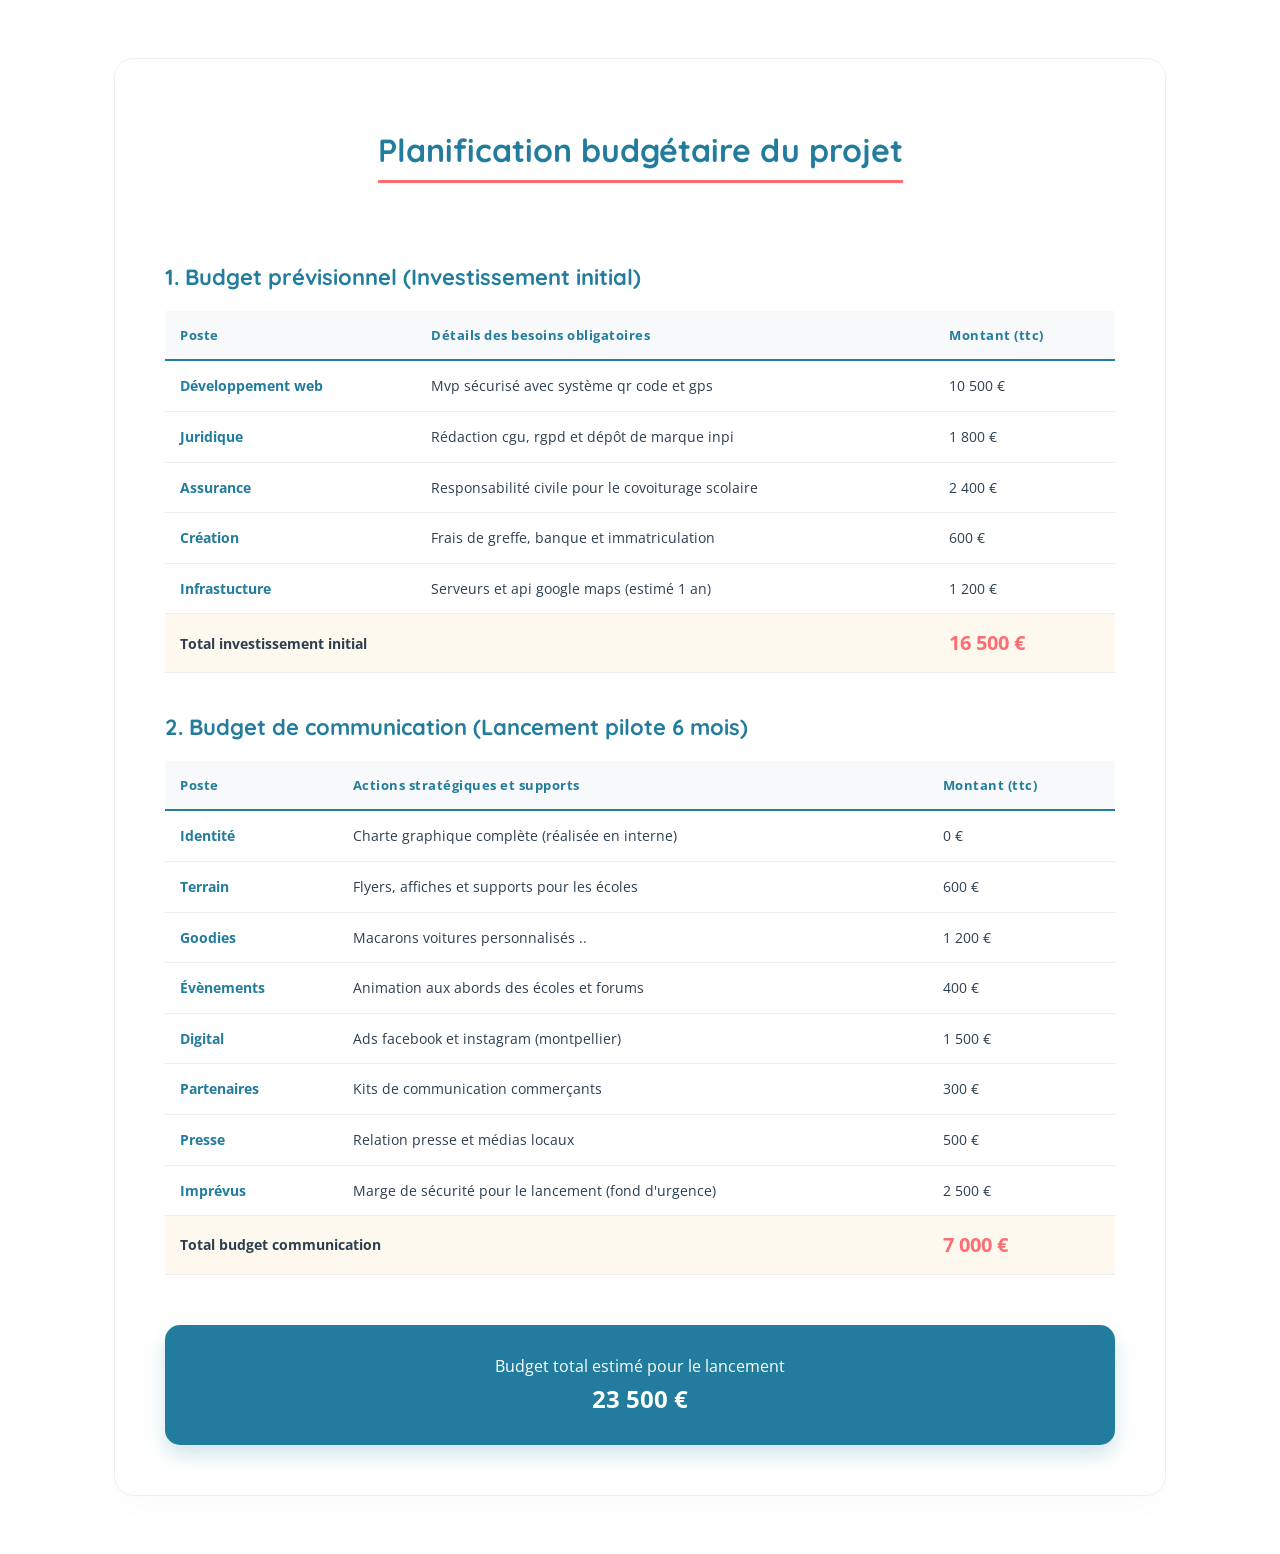
<file: capture_canva.html>
<!DOCTYPE html>
<html lang="fr">

<head>
    <meta charset="UTF-8">
    <title>Capture pour canva - Kids à bord</title>
    <link href="https://fonts.googleapis.com/css2?family=Quicksand:wght@700&family=Open+Sans:wght@400;700&display=swap"
        rel="stylesheet">
    <style>
        body {
            background-color: white;
            padding: 50px;
            font-family: 'Open Sans', sans-serif;
            color: #2c3e50;
        }

        .capture-area {
            max-width: 950px;
            margin: 0 auto;
            border: 1px solid #eee;
            padding: 50px;
            border-radius: 20px;
            box-shadow: 0 10px 30px rgba(0, 0, 0, 0.02);
        }

        h1 {
            font-family: 'Quicksand', sans-serif;
            color: #227c9d;
            text-align: center;
            margin-bottom: 40px;
            border-bottom: 3px solid #fe6d73;
            display: inline-block;
            padding-bottom: 10px;
            text-transform: none;
        }

        h2 {
            font-family: 'Quicksand', sans-serif;
            color: #227c9d;
            margin-top: 40px;
            font-size: 22px;
            text-transform: none;
        }

        table {
            width: 100%;
            border-collapse: collapse;
            margin: 20px 0;
        }

        th {
            text-align: left;
            padding: 15px;
            background-color: #f8f9fa;
            border-bottom: 2px solid #227c9d;
            color: #227c9d;
            font-size: 13px;
            text-transform: none;
            letter-spacing: 0.5px;
        }

        td {
            padding: 15px;
            border-bottom: 1px solid #eee;
            font-size: 14px;
            line-height: 1.4;
            text-transform: none;
        }

        .total-row {
            background-color: #fef9ef;
            font-weight: bold;
        }

        .total-row td:last-child {
            color: #fe6d73;
            font-size: 20px;
        }

        .highlight {
            font-weight: 700;
            color: #227c9d;
        }

        .summary-box {
            margin-top: 50px;
            background: #227c9d;
            color: white;
            padding: 30px;
            border-radius: 15px;
            text-align: center;
            box-shadow: 0 10px 20px rgba(34, 124, 157, 0.2);
        }

        .summary-box span {
            font-size: 24px;
            font-weight: bold;
            display: block;
            margin-top: 5px;
        }
    </style>
</head>

<body>
    <div class="capture-area">
        <center>
            <h1>Planification budgétaire du projet</h1>
        </center>

        <h2>1. Budget prévisionnel (Investissement initial)</h2>
        <table>
            <thead>
                <tr>
                    <th>Poste</th>
                    <th>Détails des besoins obligatoires</th>
                    <th>Montant (ttc)</th>
                </tr>
            </thead>
            <tbody>
                <tr>
                    <td class="highlight">Développement web</td>
                    <td>Mvp sécurisé avec système qr code et gps</td>
                    <td>10 500 €</td>
                </tr>
                <tr>
                    <td class="highlight">Juridique</td>
                    <td>Rédaction cgu, rgpd et dépôt de marque inpi</td>
                    <td>1 800 €</td>
                </tr>
                <tr>
                    <td class="highlight">Assurance</td>
                    <td>Responsabilité civile pour le covoiturage scolaire</td>
                    <td>2 400 €</td>
                </tr>
                <tr>
                    <td class="highlight">Création</td>
                    <td>Frais de greffe, banque et immatriculation</td>
                    <td>600 €</td>
                </tr>
                <tr>
                    <td class="highlight">Infrastucture</td>
                    <td>Serveurs et api google maps (estimé 1 an)</td>
                    <td>1 200 €</td>
                </tr>
                <tr class="total-row">
                    <td colspan="2">Total investissement initial</td>
                    <td>16 500 €</td>
                </tr>
            </tbody>
        </table>

        <h2>2. Budget de communication (Lancement pilote 6 mois)</h2>
        <table>
            <thead>
                <tr>
                    <th>Poste</th>
                    <th>Actions stratégiques et supports</th>
                    <th>Montant (ttc)</th>
                </tr>
            </thead>
            <tbody>
                <tr>
                    <td class="highlight">Identité</td>
                    <td>Charte graphique complète (réalisée en interne)</td>
                    <td>0 €</td>
                </tr>
                <tr>
                    <td class="highlight">Terrain</td>
                    <td>Flyers, affiches et supports pour les écoles</td>
                    <td>600 €</td>
                </tr>
                <tr>
                    <td class="highlight">Goodies</td>
                    <td>Macarons voitures personnalisés ..</td>
                    <td>1 200 €</td>
                </tr>
                <tr>
                    <td class="highlight">Évènements</td>
                    <td>Animation aux abords des écoles et forums</td>
                    <td>400 €</td>
                </tr>
                <tr>
                    <td class="highlight">Digital</td>
                    <td>Ads facebook et instagram (montpellier)</td>
                    <td>1 500 €</td>
                </tr>
                <tr>
                    <td class="highlight">Partenaires</td>
                    <td>Kits de communication commerçants</td>
                    <td>300 €</td>
                </tr>
                <tr>
                    <td class="highlight">Presse</td>
                    <td>Relation presse et médias locaux</td>
                    <td>500 €</td>
                </tr>
                <tr>
                    <td class="highlight">Imprévus</td>
                    <td>Marge de sécurité pour le lancement (fond d'urgence)</td>
                    <td>2 500 €</td>
                </tr>
                <tr class="total-row">
                    <td colspan="2">Total budget communication</td>
                    <td>7 000 €</td>
                </tr>
            </tbody>
        </table>

        <div class="summary-box">
            Budget total estimé pour le lancement
            <span>23 500 €</span>
        </div>
    </div>
</body>

</html>
</file>
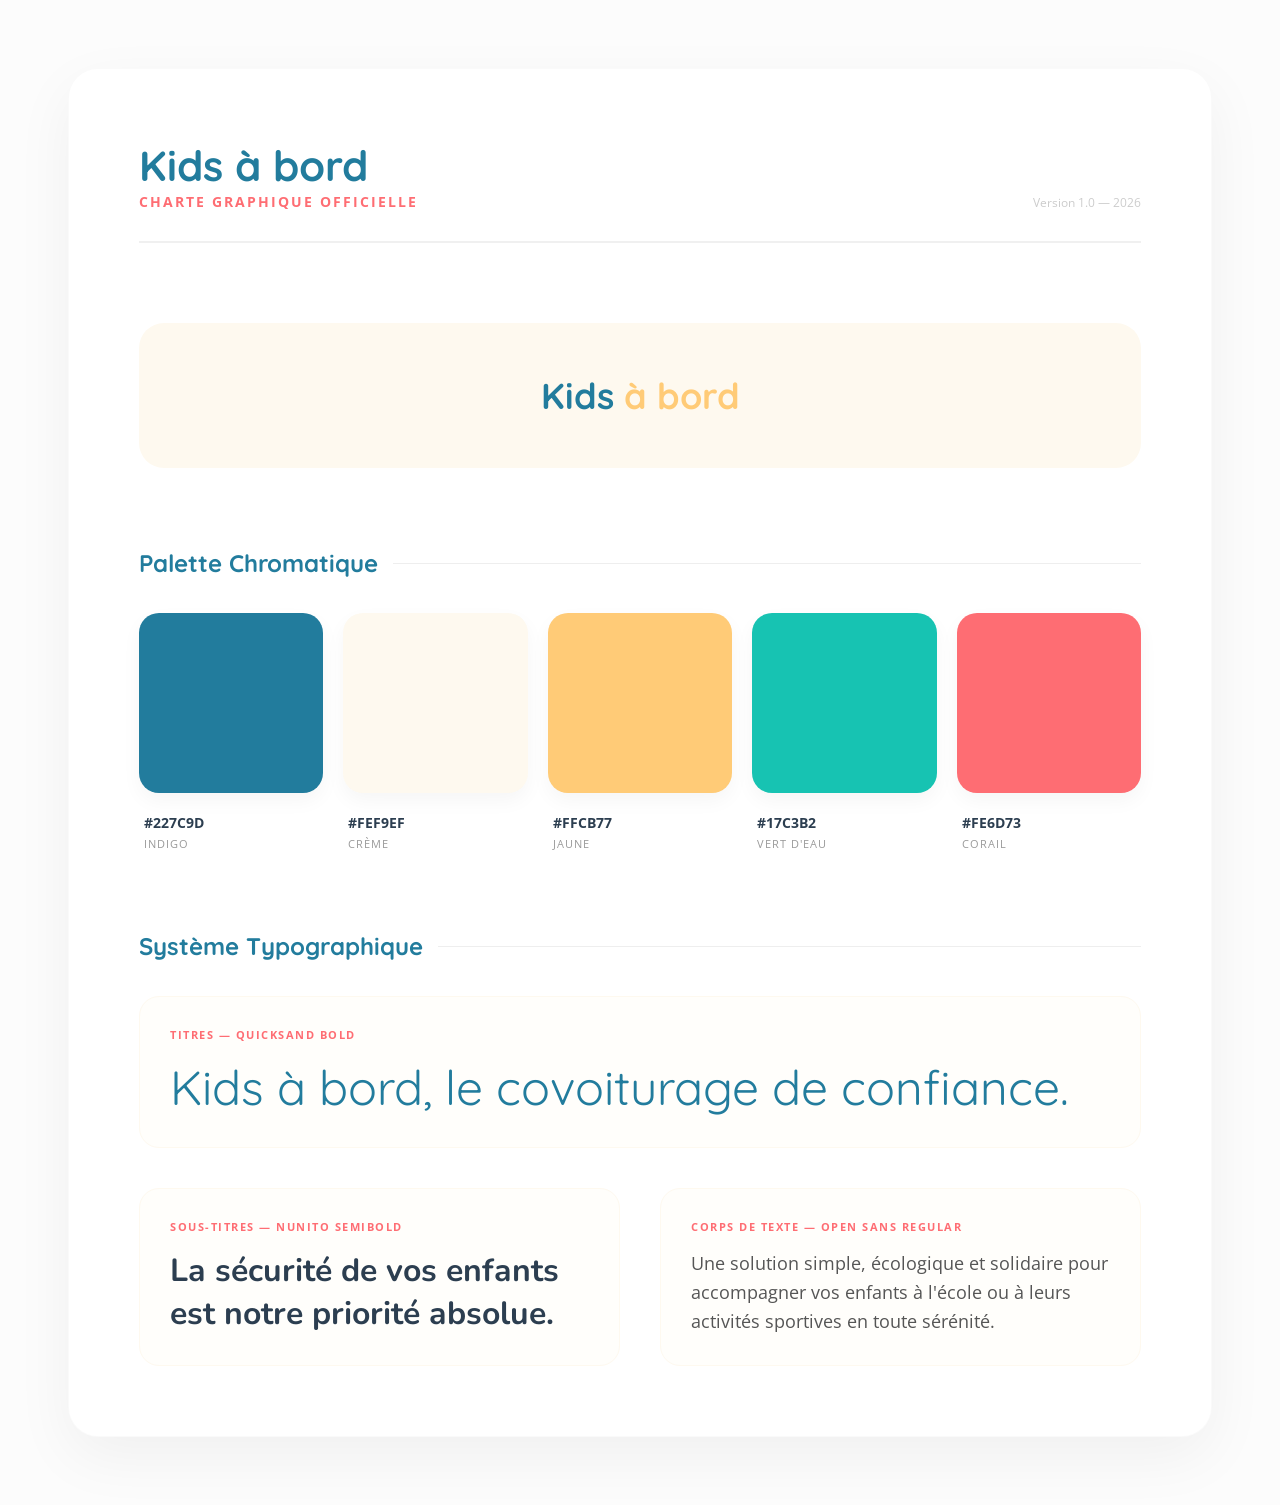
<file: charte_graphique_canva.html>
<!DOCTYPE html>
<html lang="fr">

<head>
    <meta charset="UTF-8">
    <title>Charte Graphique Officielle - Kids à bord</title>
    <link
        href="https://fonts.googleapis.com/css2?family=Quicksand:wght@700&family=Nunito:wght@400;700&family=Open+Sans:wght@400;600&display=swap"
        rel="stylesheet">
    <style>
        :root {
            --indigo: #227c9d;
            --creme: #fef9ef;
            --jaune: #ffcb77;
            --vert: #17c3b2;
            --corail: #fe6d73;
        }

        body {
            background-color: #fcfcfc;
            padding: 60px;
            font-family: 'Open Sans', sans-serif;
            color: #2c3e50;
        }

        .brand-board {
            max-width: 1100px;
            margin: 0 auto;
            background: white;
            padding: 70px;
            border-radius: 30px;
            box-shadow: 0 20px 60px rgba(0, 0, 0, 0.05);
            border: 1px solid rgba(0, 0, 0, 0.02);
        }

        .header {
            display: flex;
            justify-content: space-between;
            align-items: flex-end;
            margin-bottom: 80px;
            border-bottom: 2px solid #f0f0f0;
            padding-bottom: 30px;
        }

        .header h1 {
            font-family: 'Quicksand', sans-serif;
            color: var(--indigo);
            font-size: 42px;
            margin: 0;
            text-transform: none;
        }

        .header p {
            color: var(--corail);
            font-weight: 700;
            font-size: 14px;
            text-transform: uppercase;
            letter-spacing: 2px;
            margin: 0;
        }

        h2 {
            font-family: 'Quicksand', sans-serif;
            color: var(--indigo);
            font-size: 24px;
            margin-bottom: 35px;
            text-transform: none;
            display: flex;
            align-items: center;
            gap: 15px;
        }

        h2::after {
            content: "";
            flex: 1;
            height: 1px;
            background: #eee;
        }

        /* Colors Section */
        .color-palette {
            display: grid;
            grid-template-columns: repeat(5, 1fr);
            gap: 20px;
            margin-bottom: 80px;
        }

        .color-card {
            position: relative;
        }

        .color-swatch {
            height: 180px;
            border-radius: 20px;
            box-shadow: 0 8px 20px rgba(0, 0, 0, 0.04);
            transition: transform 0.3s ease;
        }

        .color-card:hover .color-swatch {
            transform: translateY(-5px);
        }

        .color-info {
            margin-top: 20px;
            padding-left: 5px;
        }

        .color-hex {
            font-family: 'Open Sans', sans-serif;
            font-weight: 700;
            color: #2c3e50;
            font-size: 14px;
        }

        .color-label {
            font-size: 11px;
            color: #999;
            text-transform: uppercase;
            letter-spacing: 1px;
            margin-top: 4px;
        }

        /* Typography Section */
        .typo-grid {
            display: grid;
            grid-template-columns: 1fr 1fr;
            gap: 40px;
        }

        .typo-box {
            padding: 30px;
            border-radius: 20px;
            background: #fef9ef44;
            border: 1px solid #fef9ef;
        }

        .typo-label {
            color: var(--corail);
            font-weight: 700;
            font-size: 11px;
            text-transform: uppercase;
            letter-spacing: 1.5px;
            margin-bottom: 15px;
            display: block;
        }

        .font-quicksand {
            font-family: 'Quicksand', sans-serif;
            font-size: 48px;
            color: var(--indigo);
            margin-top: 10px;
        }

        .font-nunito {
            font-family: 'Nunito', sans-serif;
            font-size: 32px;
            color: #2c3e50;
            font-weight: 700;
        }

        .font-opensans {
            font-family: 'Open Sans', sans-serif;
            font-size: 18px;
            color: #555;
            line-height: 1.6;
        }

        /* Logo Preview */
        .logo-section {
            display: flex;
            align-items: center;
            justify-content: center;
            background: var(--creme);
            padding: 50px;
            border-radius: 25px;
            margin-bottom: 80px;
            text-align: center;
        }

        .logo-placeholder {
            font-family: 'Quicksand', sans-serif;
            color: var(--indigo);
            font-size: 36px;
            font-weight: 700;
        }

        .logo-placeholder span {
            color: var(--jaune);
        }
    </style>
</head>

<body>
    <div class="brand-board">
        <div class="header">
            <div>
                <h1>Kids à bord</h1>
                <p>Charte Graphique Officielle</p>
            </div>
            <div style="font-size: 12px; color: #ccc;">Version 1.0 — 2026</div>
        </div>

        <!-- Section Logo -->
        <div class="logo-section">
            <div class="logo-placeholder">Kids <span>à bord</span></div>
        </div>

        <!-- Section Couleurs -->
        <h2>Palette Chromatique</h2>
        <div class="color-palette">
            <div class="color-card">
                <div class="color-swatch" style="background-color: #227c9d;"></div>
                <div class="color-info">
                    <div class="color-hex">#227C9D</div>
                    <div class="color-label">Indigo</div>
                </div>
            </div>
            <div class="color-card">
                <div class="color-swatch" style="background-color: #FEF9EF;"></div>
                <div class="color-info">
                    <div class="color-hex">#FEF9EF</div>
                    <div class="color-label">Crème</div>
                </div>
            </div>
            <div class="color-card">
                <div class="color-swatch" style="background-color: #FFCB77;"></div>
                <div class="color-info">
                    <div class="color-hex">#FFCB77</div>
                    <div class="color-label">Jaune</div>
                </div>
            </div>
            <div class="color-card">
                <div class="color-swatch" style="background-color: #17C3B2;"></div>
                <div class="color-info">
                    <div class="color-hex">#17C3B2</div>
                    <div class="color-label">Vert d'eau</div>
                </div>
            </div>
            <div class="color-card">
                <div class="color-swatch" style="background-color: #FE6D73;"></div>
                <div class="color-info">
                    <div class="color-hex">#FE6D73</div>
                    <div class="color-label">Corail</div>
                </div>
            </div>
        </div>

        <!-- Section Typographie -->
        <h2>Système Typographique</h2>
        <div class="typo-grid">
            <div class="typo-box" style="grid-column: span 2;">
                <span class="typo-label">Titres — Quicksand Bold</span>
                <div class="font-quicksand">Kids à bord, le covoiturage de confiance.</div>
            </div>
            <div class="typo-box">
                <span class="typo-label">Sous-titres — Nunito SemiBold</span>
                <div class="font-nunito">La sécurité de vos enfants est notre priorité absolue.</div>
            </div>
            <div class="typo-box">
                <span class="typo-label">Corps de texte — Open Sans Regular</span>
                <div class="font-opensans">
                    Une solution simple, écologique et solidaire pour accompagner vos enfants à l'école ou à leurs
                    activités sportives en toute sérénité.
                </div>
            </div>
        </div>
    </div>
</body>

</html>
</file>
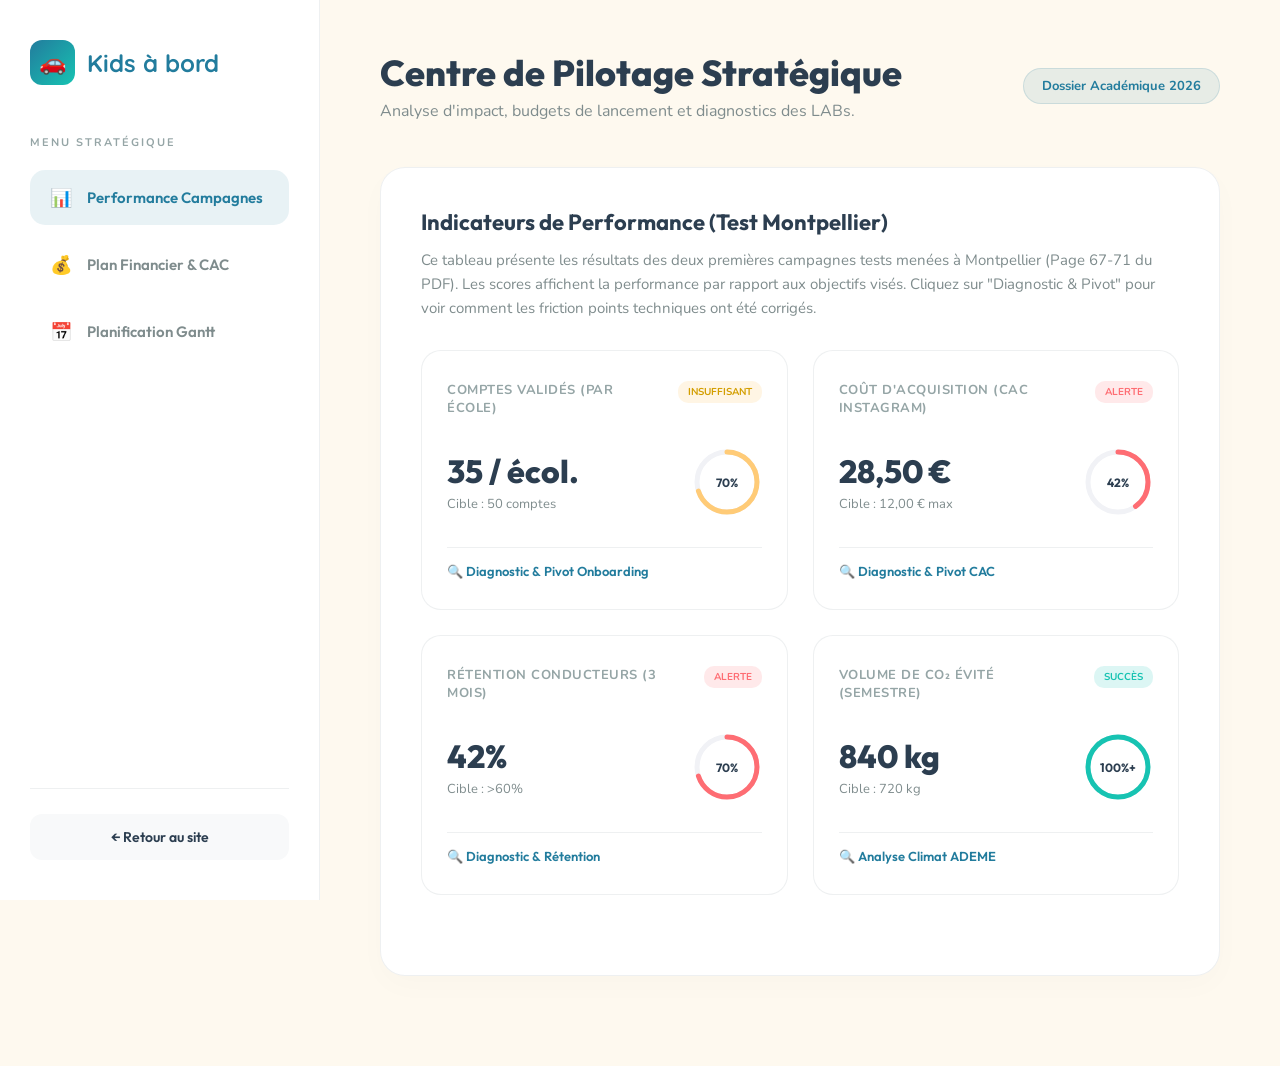
<file: dashboard_strategique.html>
<!DOCTYPE html>
<html lang="fr">

<head>
    <meta charset="UTF-8">
    <meta name="viewport" content="width=device-width, initial-scale=1.0">
    <title>Centre de Contrôle Stratégique - Kids à bord</title>
    <link
        href="https://fonts.googleapis.com/css2?family=Quicksand:wght@600;700&family=Nunito:wght@400;600;700&family=Outfit:wght@400;600;800&display=swap"
        rel="stylesheet">
    <style>
        :root {
            --indigo: #227c9d;
            --indigo-light: rgba(34, 124, 157, 0.1);
            --creme: #fef9ef;
            --jaune: #ffcb77;
            --vert: #17c3b2;
            --vert-light: rgba(23, 195, 178, 0.15);
            --corail: #fe6d73;
            --corail-light: rgba(254, 109, 115, 0.15);
            --dark: #2c3e50;
            --white: #ffffff;
            --gray-light: #f8f9fa;
            --border-color: rgba(44, 62, 80, 0.08);
            --font-main: 'Nunito', sans-serif;
            --font-title: 'Outfit', sans-serif;
            --font-logo: 'Quicksand', sans-serif;
        }

        * {
            box-sizing: border-box;
            margin: 0;
            padding: 0;
        }

        body {
            font-family: var(--font-main);
            background-color: var(--creme);
            color: var(--dark);
            display: flex;
            min-height: 100vh;
            overflow-x: hidden;
        }

        /* --- SIDEBAR --- */
        .sidebar {
            width: 320px;
            background-color: var(--white);
            border-right: 1px solid var(--border-color);
            padding: 40px 30px;
            display: flex;
            flex-direction: column;
            justify-content: space-between;
            position: fixed;
            height: 100vh;
            z-index: 100;
        }

        .sidebar-logo {
            display: flex;
            align-items: center;
            gap: 12px;
            text-decoration: none;
            margin-bottom: 50px;
        }

        .logo-icon {
            width: 45px;
            height: 45px;
            background: linear-gradient(135deg, var(--indigo) 0%, var(--vert) 100%);
            border-radius: 12px;
            display: flex;
            align-items: center;
            justify-content: center;
            color: var(--white);
            font-size: 22px;
            font-weight: bold;
        }

        .logo-text {
            font-family: var(--font-logo);
            font-size: 24px;
            font-weight: 700;
            color: var(--indigo);
        }

        .sidebar-title {
            font-size: 11px;
            text-transform: uppercase;
            letter-spacing: 2px;
            color: #95a5a6;
            margin-bottom: 20px;
            font-weight: 700;
        }

        .nav-menu {
            list-style: none;
            display: flex;
            flex-direction: column;
            gap: 12px;
            flex-grow: 1;
        }

        .nav-item {
            display: flex;
            align-items: center;
            gap: 15px;
            padding: 16px 20px;
            border-radius: 15px;
            color: #7f8c8d;
            text-decoration: none;
            font-family: var(--font-title);
            font-weight: 600;
            font-size: 15px;
            cursor: pointer;
            transition: all 0.3s ease;
        }

        .nav-item:hover {
            background-color: var(--gray-light);
            color: var(--indigo);
        }

        .nav-item.active {
            background-color: var(--indigo-light);
            color: var(--indigo);
        }

        .nav-icon {
            font-size: 18px;
        }

        .sidebar-footer {
            border-top: 1px solid var(--border-color);
            padding-top: 25px;
            margin-top: 40px;
        }

        .btn-back-site {
            display: flex;
            align-items: center;
            justify-content: center;
            gap: 10px;
            padding: 14px;
            border-radius: 12px;
            background-color: var(--gray-light);
            color: var(--dark);
            text-decoration: none;
            font-family: var(--font-title);
            font-weight: 600;
            font-size: 14px;
            transition: 0.3s;
        }

        .btn-back-site:hover {
            background-color: var(--indigo);
            color: var(--white);
        }

        /* --- MAIN CONTENT AREA --- */
        .main-content {
            margin-left: 320px;
            padding: 50px 60px;
            width: calc(100% - 320px);
            min-height: 100vh;
        }

        header.dashboard-header {
            margin-bottom: 45px;
            display: flex;
            justify-content: space-between;
            align-items: center;
        }

        .header-title h1 {
            font-family: var(--font-title);
            font-size: 36px;
            font-weight: 800;
            color: var(--dark);
        }

        .header-title p {
            color: #7f8c8d;
            font-size: 16px;
            margin-top: 5px;
        }

        .project-badge {
            background-color: var(--indigo-light);
            color: var(--indigo);
            padding: 8px 18px;
            border-radius: 50px;
            font-size: 13px;
            font-weight: 700;
            border: 1px solid rgba(34, 124, 157, 0.15);
        }

        /* --- TABS PANELS --- */
        .tab-panel {
            display: none;
            animation: fadeIn 0.4s ease-out forwards;
        }

        .tab-panel.active {
            display: block;
        }

        @keyframes fadeIn {
            from {
                opacity: 0;
                transform: translateY(15px);
            }

            to {
                opacity: 1;
                transform: translateY(0);
            }
        }

        /* --- SECTION COMPONENT STYLE --- */
        .dashboard-section {
            background-color: var(--white);
            border-radius: 25px;
            padding: 40px;
            box-shadow: 0 10px 30px rgba(0, 0, 0, 0.02);
            border: 1px solid var(--border-color);
            margin-bottom: 40px;
        }

        .section-title {
            font-family: var(--font-title);
            font-size: 22px;
            font-weight: 700;
            margin-bottom: 12px;
            color: var(--dark);
        }

        .section-desc {
            color: #7f8c8d;
            font-size: 15px;
            margin-bottom: 30px;
            line-height: 1.6;
        }

        /* --- TAB 1: KPI CARDS GRID --- */
        .kpi-grid {
            display: grid;
            grid-template-columns: repeat(auto-fit, minmax(280px, 1fr));
            gap: 25px;
            margin-bottom: 40px;
        }

        .kpi-card {
            background-color: var(--white);
            border: 1px solid var(--border-color);
            border-radius: 20px;
            padding: 30px 25px;
            position: relative;
            transition: all 0.3s ease;
            display: flex;
            flex-direction: column;
            justify-content: space-between;
        }

        .kpi-card:hover {
            transform: translateY(-5px);
            box-shadow: 0 15px 35px rgba(0, 0, 0, 0.05);
        }

        .kpi-header {
            display: flex;
            justify-content: space-between;
            align-items: flex-start;
            margin-bottom: 15px;
        }

        .kpi-label {
            font-size: 13px;
            color: #95a5a6;
            text-transform: uppercase;
            font-weight: 700;
            letter-spacing: 0.5px;
            max-width: 70%;
        }

        .kpi-status-pill {
            padding: 4px 10px;
            border-radius: 10px;
            font-size: 10px;
            font-weight: 700;
            text-transform: uppercase;
        }

        .status-success {
            background-color: var(--vert-light);
            color: var(--vert);
        }

        .status-warning {
            background-color: var(--corail-light);
            color: var(--corail);
        }

        .status-neutral {
            background-color: rgba(255, 203, 119, 0.2);
            color: #d39e00;
        }

        .kpi-body {
            display: flex;
            justify-content: space-between;
            align-items: center;
            margin: 15px 0;
        }

        .kpi-value-container {
            display: flex;
            flex-direction: column;
        }

        .kpi-value {
            font-family: var(--font-title);
            font-size: 32px;
            font-weight: 800;
            color: var(--dark);
        }

        .kpi-target {
            font-size: 13px;
            color: #7f8c8d;
            margin-top: 4px;
        }

        /* SVG Circular Gauge */
        .kpi-gauge-box {
            position: relative;
            width: 70px;
            height: 70px;
        }

        .gauge-svg {
            transform: rotate(-90deg);
            width: 100%;
            height: 100%;
        }

        .gauge-bg {
            fill: none;
            stroke: #f1f2f6;
            stroke-width: 5;
        }

        .gauge-bar {
            fill: none;
            stroke-width: 5;
            stroke-linecap: round;
            transition: stroke-dashoffset 1s ease-out;
        }

        .gauge-text {
            position: absolute;
            top: 50%;
            left: 50%;
            transform: translate(-50%, -50%);
            font-family: var(--font-title);
            font-size: 12px;
            font-weight: 700;
            color: var(--dark);
        }

        .kpi-footer-action {
            margin-top: 15px;
            border-top: 1px solid var(--border-color);
            padding-top: 15px;
        }

        .btn-pivot-reveal {
            background: none;
            border: none;
            color: var(--indigo);
            font-family: var(--font-title);
            font-weight: 600;
            font-size: 13px;
            cursor: pointer;
            display: flex;
            align-items: center;
            gap: 6px;
            transition: 0.2s;
        }

        .btn-pivot-reveal:hover {
            color: var(--vert);
            transform: translateX(3px);
        }

        /* --- DIAGNOSTIC PANEL (Drawer) --- */
        .diagnostic-drawer {
            display: none;
            background-color: var(--gray-light);
            border-left: 5px solid var(--indigo);
            border-radius: 0 15px 15px 0;
            padding: 30px;
            margin-top: 25px;
            animation: slideDown 0.3s ease-out forwards;
        }

        @keyframes slideDown {
            from {
                opacity: 0;
                transform: translateY(-10px);
            }

            to {
                opacity: 1;
                transform: translateY(0);
            }
        }

        .diag-grid {
            display: grid;
            grid-template-columns: 1fr 1fr;
            gap: 30px;
        }

        .diag-col h5 {
            font-family: var(--font-title);
            font-size: 14px;
            text-transform: uppercase;
            letter-spacing: 1px;
            margin-bottom: 12px;
        }

        .diag-col-fail h5 {
            color: var(--corail);
        }

        .diag-col-pivot h5 {
            color: var(--vert);
        }

        .diag-col p {
            font-size: 14px;
            line-height: 1.6;
            color: #4a5568;
        }

        .btn-action-view {
            display: inline-flex;
            align-items: center;
            gap: 8px;
            margin-top: 15px;
            color: var(--indigo);
            text-decoration: none;
            font-size: 13px;
            font-weight: 700;
        }

        .btn-action-view:hover {
            text-decoration: underline;
        }

        /* --- TAB 2: BUDGET & SIMULATOR --- */
        .budget-grid {
            display: grid;
            grid-template-columns: 1fr 1.2fr;
            gap: 50px;
        }

        .budget-chart-container {
            display: flex;
            flex-direction: column;
            justify-content: center;
        }

        .budget-bars {
            display: flex;
            flex-direction: column;
            gap: 15px;
        }

        .budget-bar-row {
            display: flex;
            flex-direction: column;
            gap: 6px;
        }

        .budget-bar-labels {
            display: flex;
            justify-content: space-between;
            font-size: 13px;
            font-weight: 700;
        }

        .budget-bar-outer {
            height: 12px;
            background-color: var(--gray-light);
            border-radius: 6px;
            overflow: hidden;
            width: 100%;
        }

        .budget-bar-inner {
            height: 100%;
            border-radius: 6px;
            transition: width 1s cubic-bezier(0.1, 1, 0.1, 1);
        }

        .simulator-box {
            background-color: var(--gray-light);
            border-radius: 20px;
            padding: 35px;
            border: 1px solid var(--border-color);
        }

        .sim-sliders {
            display: flex;
            flex-direction: column;
            gap: 25px;
            margin-bottom: 35px;
        }

        .sim-slider-group {
            display: flex;
            flex-direction: column;
            gap: 10px;
        }

        .slider-header {
            display: flex;
            justify-content: space-between;
            font-weight: 700;
            font-size: 14px;
        }

        .slider-header span.val {
            color: var(--indigo);
            font-size: 16px;
        }

        .sim-slider {
            width: 100%;
            height: 6px;
            background: #ddd;
            outline: none;
            border-radius: 3px;
            -webkit-appearance: none;
        }

        .sim-slider::-webkit-slider-thumb {
            -webkit-appearance: none;
            appearance: none;
            width: 20px;
            height: 20px;
            border-radius: 50%;
            background: var(--indigo);
            cursor: pointer;
            transition: 0.2s;
        }

        .sim-slider::-webkit-slider-thumb:hover {
            transform: scale(1.2);
            background: var(--vert);
        }

        .sim-results-grid {
            display: grid;
            grid-template-columns: 1fr 1fr;
            gap: 20px;
            border-top: 1px solid rgba(0, 0, 0, 0.1);
            padding-top: 25px;
        }

        .sim-result-card {
            background-color: var(--white);
            border-radius: 15px;
            padding: 20px;
            text-align: center;
            border: 1px solid var(--border-color);
        }

        .sim-result-card.success-highlight {
            border-color: var(--vert);
            background-color: var(--vert-light);
        }

        .sim-result-card.fail-highlight {
            border-color: var(--corail);
            background-color: var(--corail-light);
        }

        .sim-result-label {
            font-size: 11px;
            text-transform: uppercase;
            font-weight: 700;
            color: #7f8c8d;
            margin-bottom: 8px;
        }

        .sim-result-value {
            font-family: var(--font-title);
            font-size: 24px;
            font-weight: 800;
            color: var(--dark);
        }

        /* --- TAB 3: RETROPLANNING GANTT --- */
        .gantt-chart {
            display: flex;
            flex-direction: column;
            gap: 8px;
            margin-top: 20px;
            background-color: var(--gray-light);
            border-radius: 20px;
            padding: 30px;
            overflow-x: auto;
        }

        .gantt-header-row {
            display: grid;
            grid-template-columns: 220px repeat(6, 1fr);
            border-bottom: 2px solid rgba(0, 0, 0, 0.08);
            padding-bottom: 15px;
            margin-bottom: 10px;
            font-weight: 700;
            font-size: 13px;
            text-transform: uppercase;
            color: #7f8c8d;
            text-align: center;
        }

        .gantt-header-task {
            text-align: left;
            padding-left: 10px;
        }

        .gantt-row {
            display: grid;
            grid-template-columns: 220px repeat(6, 1fr);
            align-items: center;
            height: 55px;
            position: relative;
        }

        .gantt-task-name {
            font-weight: 700;
            font-size: 14px;
            color: var(--dark);
            padding-left: 10px;
        }

        .gantt-bar-container {
            grid-column: 2 / 8;
            display: grid;
            grid-template-columns: repeat(6, 1fr);
            height: 32px;
            position: relative;
        }

        .gantt-bar {
            height: 100%;
            border-radius: 16px;
            display: flex;
            align-items: center;
            padding-left: 15px;
            color: var(--white);
            font-weight: 700;
            font-size: 11px;
            box-shadow: 0 4px 10px rgba(0, 0, 0, 0.05);
            position: absolute;
            transition: all 0.3s ease;
            cursor: pointer;
            white-space: nowrap;
            overflow: hidden;
            text-overflow: ellipsis;
        }

        .gantt-bar:hover {
            transform: scale(1.02);
            filter: brightness(1.08);
            z-index: 10;
        }

        .gantt-bar.color-indigo {
            background: linear-gradient(90deg, #1b4965 0%, #227c9d 100%);
        }

        .gantt-bar.color-vert {
            background: linear-gradient(90deg, #17c3b2 0%, #11998e 100%);
        }

        .gantt-bar.color-coral {
            background: linear-gradient(90deg, #fe6d73 0%, #ef476f 100%);
        }

        /* Gantt Tooltip popup */
        .gantt-detail-box {
            background-color: var(--gray-light);
            border-radius: 15px;
            padding: 25px;
            margin-top: 30px;
            border: 1px solid var(--border-color);
            display: none;
            animation: slideDown 0.3s ease;
        }

        .gantt-detail-box h4 {
            font-family: var(--font-title);
            font-size: 18px;
            color: var(--indigo);
            margin-bottom: 8px;
        }

        .gantt-detail-box p {
            font-size: 14px;
            line-height: 1.6;
            color: #4a5568;
        }

        /* --- RESPONSIVE --- */
        @media (max-width: 1200px) {
            .budget-grid {
                grid-template-columns: 1fr;
                gap: 40px;
            }
        }

        @media (max-width: 992px) {
            body {
                flex-direction: column;
            }

            .sidebar {
                width: 100%;
                height: auto;
                position: relative;
                padding: 30px;
            }

            .sidebar-logo {
                margin-bottom: 25px;
            }

            .nav-menu {
                flex-direction: row;
                flex-wrap: wrap;
                gap: 8px;
            }

            .nav-item {
                padding: 10px 15px;
                font-size: 13px;
            }

            .main-content {
                margin-left: 0;
                width: 100%;
                padding: 30px 20px;
            }
        }
    </style>
</head>

<body>

    <!-- SIDEBAR -->
    <aside class="sidebar">
        <div>
            <a href="index.html" class="sidebar-logo">
                <div class="logo-icon">🚗</div>
                <span class="logo-text">Kids à bord</span>
            </a>

            <p class="sidebar-title">Menu Stratégique</p>
            <ul class="nav-menu">
                <li>
                    <a class="nav-item active" onclick="switchTab('kpi')">
                        <span class="nav-icon">📊</span>
                        Performance Campagnes
                    </a>
                </li>
                <li>
                    <a class="nav-item" onclick="switchTab('budget')">
                        <span class="nav-icon">💰</span>
                        Plan Financier & CAC
                    </a>
                </li>
                <li>
                    <a class="nav-item" onclick="switchTab('gantt')">
                        <span class="nav-icon">📅</span>
                        Planification Gantt
                    </a>
                </li>
            </ul>
        </div>

        <div class="sidebar-footer">
            <a href="index.html" class="btn-back-site">
                <span>← Retour au site</span>
            </a>
        </div>
    </aside>

    <!-- MAIN CONTENT -->
    <main class="main-content">
        <header class="dashboard-header">
            <div class="header-title">
                <h1>Centre de Pilotage Stratégique</h1>
                <p id="dashboard-subtitle">Analyse d'impact, budgets de lancement et diagnostics des LABs.</p>
            </div>
            <div class="project-badge">Dossier Académique 2026</div>
        </header>

        <!-- PANEL 1: CAMPAIGN PERFORMANCE KPIs -->
        <section id="panel-kpi" class="tab-panel active">
            <div class="dashboard-section">
                <h2 class="section-title">Indicateurs de Performance (Test Montpellier)</h2>
                <p class="section-desc">Ce tableau présente les résultats des deux premières campagnes tests menées à
                    Montpellier (Page 67-71 du PDF). Les scores affichent la performance par rapport aux objectifs
                    visés. Cliquez sur "Diagnostic & Pivot" pour voir comment les friction points techniques ont été
                    corrigés.</p>

                <div class="kpi-grid">
                    <!-- KPI 1 -->
                    <div class="kpi-card">
                        <div class="kpi-header">
                            <span class="kpi-label">Comptes validés (par école)</span>
                            <span class="kpi-status-pill status-neutral">Insuffisant</span>
                        </div>
                        <div class="kpi-body">
                            <div class="kpi-value-container">
                                <span class="kpi-value">35 / écol.</span>
                                <span class="kpi-target">Cible : 50 comptes</span>
                            </div>
                            <div class="kpi-gauge-box">
                                <svg class="gauge-svg">
                                    <circle class="gauge-bg" cx="35" cy="35" r="30"></circle>
                                    <circle class="gauge-bar" cx="35" cy="35" r="30" stroke="var(--jaune)"
                                        stroke-dasharray="188.4" stroke-dashoffset="56.5"></circle>
                                </svg>
                                <span class="gauge-text">70%</span>
                            </div>
                        </div>
                        <div class="kpi-footer-action">
                            <button class="btn-pivot-reveal" onclick="showDiagnostic('onboarding')">🔍 Diagnostic &
                                Pivot Onboarding</button>
                        </div>
                    </div>

                    <!-- KPI 2 -->
                    <div class="kpi-card">
                        <div class="kpi-header">
                            <span class="kpi-label">Coût d'Acquisition (CAC Instagram)</span>
                            <span class="kpi-status-pill status-warning">Alerte</span>
                        </div>
                        <div class="kpi-body">
                            <div class="kpi-value-container">
                                <span class="kpi-value">28,50 €</span>
                                <span class="kpi-target">Cible : 12,00 € max</span>
                            </div>
                            <div class="kpi-gauge-box">
                                <svg class="gauge-svg">
                                    <circle class="gauge-bg" cx="35" cy="35" r="30"></circle>
                                    <circle class="gauge-bar" cx="35" cy="35" r="30" stroke="var(--corail)"
                                        stroke-dasharray="188.4" stroke-dashoffset="113.0"></circle>
                                </svg>
                                <span class="gauge-text">42%</span>
                            </div>
                        </div>
                        <div class="kpi-footer-action">
                            <button class="btn-pivot-reveal" onclick="showDiagnostic('cac')">🔍 Diagnostic & Pivot
                                CAC</button>
                        </div>
                    </div>

                    <!-- KPI 3 -->
                    <div class="kpi-card">
                        <div class="kpi-header">
                            <span class="kpi-label">Rétention Conducteurs (3 mois)</span>
                            <span class="kpi-status-pill status-warning">Alerte</span>
                        </div>
                        <div class="kpi-body">
                            <div class="kpi-value-container">
                                <span class="kpi-value">42%</span>
                                <span class="kpi-target">Cible : &gt;60%</span>
                            </div>
                            <div class="kpi-gauge-box">
                                <svg class="gauge-svg">
                                    <circle class="gauge-bg" cx="35" cy="35" r="30"></circle>
                                    <circle class="gauge-bar" cx="35" cy="35" r="30" stroke="var(--corail)"
                                        stroke-dasharray="188.4" stroke-dashoffset="56.5"></circle>
                                </svg>
                                <span class="gauge-text">70%</span>
                            </div>
                        </div>
                        <div class="kpi-footer-action">
                            <button class="btn-pivot-reveal" onclick="showDiagnostic('retention')">🔍 Diagnostic &
                                Rétention</button>
                        </div>
                    </div>

                    <!-- KPI 4 -->
                    <div class="kpi-card">
                        <div class="kpi-header">
                            <span class="kpi-label">Volume de CO₂ Évité (Semestre)</span>
                            <span class="kpi-status-pill status-success">Succès</span>
                        </div>
                        <div class="kpi-body">
                            <div class="kpi-value-container">
                                <span class="kpi-value">840 kg</span>
                                <span class="kpi-target">Cible : 720 kg</span>
                            </div>
                            <div class="kpi-gauge-box">
                                <svg class="gauge-svg">
                                    <circle class="gauge-bg" cx="35" cy="35" r="30"></circle>
                                    <circle class="gauge-bar" cx="35" cy="35" r="30" stroke="var(--vert)"
                                        stroke-dasharray="188.4" stroke-dashoffset="0"></circle>
                                </svg>
                                <span class="gauge-text">100%+</span>
                            </div>
                        </div>
                        <div class="kpi-footer-action">
                            <button class="btn-pivot-reveal" onclick="showDiagnostic('co2')">🔍 Analyse Climat
                                ADEME</button>
                        </div>
                    </div>
                </div>

                <!-- DIAGNOSTIC DRAWER ONBOARDING -->
                <div id="diag-onboarding" class="diagnostic-drawer">
                    <div class="diag-grid">
                        <div class="diag-col diag-col-fail">
                            <h5>❌ Constat d'Échec Technique</h5>
                            <p>Lors de la première campagne, 40% des parents ciblés abandonnaient à l'inscription sur
                                smartphone. La cause identifiée était l'obligation de scanner/photographier des pièces
                                d'identité et justificatifs de scolarité sur mobile.</p>
                        </div>
                        <div class="diag-col diag-col-pivot">
                            <h5>💡 Pivot UX : Validation Inversée B2B</h5>
                            <p>Nous avons supprimé l'upload de documents. Désormais, l'école (partenaire B2B) distribue
                                un <strong>Code de confiance école</strong> (comme <code>MONT-JULES-2026</code>) via le
                                carnet de liaison papier ou Pronote. Le parent s'inscrit en 60s et est validé
                                instantanément car il est déjà connu de l'établissement.</p>
                            <a href="index.html" class="btn-action-view">Proposer/Chercher un trajet pour tester la
                                solution &rarr;</a>
                        </div>
                    </div>
                </div>

                <!-- DIAGNOSTIC DRAWER CAC -->
                <div id="diag-cac" class="diagnostic-drawer">
                    <div class="diag-grid">
                        <div class="diag-col diag-col-fail">
                            <h5>❌ Constat d'Échec Acquisition</h5>
                            <p>Le Coût d'Acquisition Client (CAC) de 28,50 € par le canal social payant (Instagram)
                                était trop élevé pour un modèle associatif ou de micro-financement, menant à une usure
                                rapide du budget marketing.</p>
                        </div>
                        <div class="diag-col diag-col-pivot">
                            <h5>💡 Pivot Canal : B2B2C Prescripteurs</h5>
                            <p>Réallocation de 40% du budget publicitaire Instagram vers des actions B2B ciblant
                                directement les directeurs d'écoles, mairies et APE via LinkedIn et des relations
                                publiques. L'école sert de relais de communication gratuit de confiance.</p>
                            <a href="#" class="btn-action-view" onclick="switchTab('budget')">Simuler le gain budgétaire
                                du CAC &rarr;</a>
                        </div>
                    </div>
                </div>

                <!-- DIAGNOSTIC DRAWER RETENTION -->
                <div id="diag-retention" class="diagnostic-drawer">
                    <div class="diag-grid">
                        <div class="diag-col diag-col-fail">
                            <h5>❌ Constat d'Échec Rétention</h5>
                            <p>Dans la campagne 2, 58% des conducteurs arrêtaient le service sous 3 mois. Le diagnostic
                                qualitatif montre une "fatigue logistique" due aux retards répétés des enfants des
                                parents demandeurs, mettant les conducteurs en retard pour leur propre travail.</p>
                        </div>
                        <div class="diag-col diag-col-pivot">
                            <h5>💡 Pivot UX : Charte de Ponctualité obligatoire</h5>
                            <p>Intégration d'une <strong>Charte de Ponctualité</strong> claire fixant le retard maximal
                                à 5 minutes. Une notification incite à la réciprocité, et les retards systématiques
                                entraînent une suspension du compte pour préserver la confiance des pilotes.</p>
                            <a href="index.html#concept" class="btn-action-view">Consulter la Charte sur le site
                                &rarr;</a>
                        </div>
                    </div>
                </div>

                <!-- DIAGNOSTIC DRAWER CO2 -->
                <div id="diag-co2" class="diagnostic-drawer">
                    <div class="diag-grid">
                        <div class="diag-col diag-col-fail">
                            <h5>🍃 Remplir les Voitures à Vide</h5>
                            <p>La moyenne nationale des trajets domicile-école s'effectue avec 1,2 passager par
                                véhicule. En ciblant 15 équipages réguliers à Montpellier, la plateforme a évité près
                                d'une tonne de CO₂ en un semestre.</p>
                        </div>
                        <div class="diag-col diag-col-pivot">
                            <h5>📈 Facteurs de Calcul ADEME actualisés</h5>
                            <p>Nous utilisons le facteur d'émission de l'ADEME de <strong>0,193 kg de CO₂ par km
                                    évité</strong> pour une motorisation moyenne française. Le simulateur de points
                                verts valorise chaque kilomètre par 10 points convertibles chez le boulanger du
                                quartier.</p>
                            <a href="index.html#green-points" class="btn-action-view">Tester le calculateur carbone
                                &rarr;</a>
                        </div>
                    </div>
                </div>
            </div>
        </section>

        <!-- PANEL 2: BUDGET & CAC SIMULATOR -->
        <section id="panel-budget" class="tab-panel">
            <div class="dashboard-section">
                <h2 class="section-title">Répartition du Budget Prévisionnel (23 500 €)</h2>
                <p class="section-desc">Ce graphique montre l'attribution des fonds entre le budget technique et le plan
                    de communication sur 6 mois (Dossier financier LAB #2 & #3).</p>

                <div class="budget-grid">
                    <!-- Column 1: Custom Bar Chart -->
                    <div class="budget-chart-container">
                        <div class="budget-bars">
                            <div class="budget-bar-row">
                                <div class="budget-bar-labels">
                                    <span>Développement technique (MVP)</span>
                                    <span>10 500 € (45%)</span>
                                </div>
                                <div class="budget-bar-outer">
                                    <div class="budget-bar-inner" style="background-color: var(--indigo); width: 45%;">
                                    </div>
                                </div>
                            </div>
                            <div class="budget-bar-row">
                                <div class="budget-bar-labels">
                                    <span>Plan de Communication (Terrain + Ads)</span>
                                    <span>7 000 € (30%)</span>
                                </div>
                                <div class="budget-bar-outer">
                                    <div class="budget-bar-inner" style="background-color: var(--vert); width: 30%;">
                                    </div>
                                </div>
                            </div>
                            <div class="budget-bar-row">
                                <div class="budget-bar-labels">
                                    <span>Assurances Logistiques</span>
                                    <span>2 400 € (10%)</span>
                                </div>
                                <div class="budget-bar-outer">
                                    <div class="budget-bar-inner" style="background-color: var(--jaune); width: 10%;">
                                    </div>
                                </div>
                            </div>
                            <div class="budget-bar-row">
                                <div class="budget-bar-labels">
                                    <span>Juridique (RGPD, CGU, INPI)</span>
                                    <span>1 800 € (8%)</span>
                                </div>
                                <div class="budget-bar-outer">
                                    <div class="budget-bar-inner" style="background-color: var(--corail); width: 8%;">
                                    </div>
                                </div>
                            </div>
                            <div class="budget-bar-row">
                                <div class="budget-bar-labels">
                                    <span>Hébergement & API Cartes</span>
                                    <span>1 200 € (5%)</span>
                                </div>
                                <div class="budget-bar-outer">
                                    <div class="budget-bar-inner" style="background-color: #95a5a6; width: 5%;"></div>
                                </div>
                            </div>
                            <div class="budget-bar-row">
                                <div class="budget-bar-labels">
                                    <span>Frais Administratifs Initiaux</span>
                                    <span>600 € (2%)</span>
                                </div>
                                <div class="budget-bar-outer">
                                    <div class="budget-bar-inner" style="background-color: #bdc3c7; width: 2%;"></div>
                                </div>
                            </div>
                        </div>
                    </div>

                    <!-- Column 2: Simulator -->
                    <div class="simulator-box">
                        <h3 class="section-title" style="font-size: 18px; margin-bottom: 20px;">🎛️ Simulateur d'Impact
                            du Pivot CAC</h3>
                        <p style="font-size: 14px; color: #666; margin-bottom: 25px; line-height: 1.5;">Simulez le coût
                            total d'acquisition de vos utilisateurs en faisant varier la taille de la communauté et le
                            Coût d'Acquisition Client (CAC) pour observer le gain budgétaire généré par l'onboarding
                            simplifié.</p>

                        <div class="sim-sliders">
                            <div class="sim-slider-group">
                                <div class="slider-header">
                                    <span>Nombre de parents à recruter</span>
                                    <span class="val" id="sim-parents-val">100 parents</span>
                                </div>
                                <input type="range" id="sim-parents" min="20" max="500" value="100" class="sim-slider">
                            </div>

                            <div class="sim-slider-group">
                                <div class="slider-header">
                                    <span>Coût d'Acquisition (CAC simulé)</span>
                                    <span class="val" id="sim-cac-val">28.50 €</span>
                                </div>
                                <input type="range" id="sim-cac" min="5" max="35" value="28" step="0.5"
                                    class="sim-slider">
                            </div>
                        </div>

                        <div class="sim-results-grid">
                            <div class="sim-result-card fail-highlight" id="card-old-model">
                                <div class="sim-result-label">Modèle initial Instagram</div>
                                <div class="sim-result-value" id="sim-old-cost">2 850 €</div>
                                <p style="font-size: 10px; color: var(--corail); margin-top: 5px; font-weight: bold;">
                                    (Réel Instagram : 28,50 €)</p>
                            </div>
                            <div class="sim-result-card success-highlight">
                                <div class="sim-result-label">Modèle B2B (Code de confiance)</div>
                                <div class="sim-result-value" id="sim-new-cost">1 140 €</div>
                                <p style="font-size: 10px; color: var(--vert); margin-top: 5px; font-weight: bold;">(CAC
                                    : 11,40 €)</p>
                            </div>
                        </div>
                    </div>
                </div>
            </div>
        </section>

        <!-- PANEL 3: TIMELINE GANTT -->
        <section id="panel-gantt" class="tab-panel">
            <div class="dashboard-section">
                <h2 class="section-title">Retroplanning de Lancement (6 mois)</h2>
                <p class="section-desc">Ce diagramme de Gantt interactif illustre les étapes clés du projet pilote à
                    Montpellier (LAB #2 & #4). Survolez ou cliquez sur une barre pour afficher le détail stratégique de
                    la phase.</p>

                <div class="gantt-chart">
                    <div class="gantt-header-row">
                        <span class="gantt-header-task">Phase de projet</span>
                        <span>Mois 1</span>
                        <span>Mois 2</span>
                        <span>Mois 3</span>
                        <span>Mois 4</span>
                        <span>Mois 5</span>
                        <span>Mois 6</span>
                    </div>

                    <!-- Row 1 -->
                    <div class="gantt-row">
                        <span class="gantt-task-name">1. Rédaction CGU & RGPD</span>
                        <div class="gantt-bar-container">
                            <div class="gantt-bar color-indigo" style="left: 0%; width: 16.66%;"
                                onclick="showGanttDetail('legal')">RGPD & CGU</div>
                        </div>
                    </div>

                    <!-- Row 2 -->
                    <div class="gantt-row">
                        <span class="gantt-task-name">2. Conventions Écoles B2B</span>
                        <div class="gantt-bar-container">
                            <div class="gantt-bar color-indigo" style="left: 16.66%; width: 33.33%;"
                                onclick="showGanttDetail('b2b')">Accords APE & Écoles</div>
                        </div>
                    </div>

                    <!-- Row 3 -->
                    <div class="gantt-row">
                        <span class="gantt-task-name">3. Développement MVP</span>
                        <div class="gantt-bar-container">
                            <div class="gantt-bar color-vert" style="left: 0%; width: 33.33%;"
                                onclick="showGanttDetail('dev')">MVP Web App</div>
                        </div>
                    </div>

                    <!-- Row 4 -->
                    <div class="gantt-row">
                        <span class="gantt-task-name">4. Campagne Acquisition</span>
                        <div class="gantt-bar-container">
                            <div class="gantt-bar color-coral" style="left: 33.33%; width: 33.33%;"
                                onclick="showGanttDetail('camp1')">Rentrée Sereine</div>
                        </div>
                    </div>

                    <!-- Row 5 -->
                    <div class="gantt-row">
                        <span class="gantt-task-name">5. Défi Éco-quartier</span>
                        <div class="gantt-bar-container">
                            <div class="gantt-bar color-coral" style="left: 66.66%; width: 33.33%;"
                                onclick="showGanttDetail('camp2')">Challenge Fidélisation</div>
                        </div>
                    </div>
                </div>

                <!-- Gantt details box -->
                <div id="gantt-detail-box" class="gantt-detail-box">
                    <h4 id="gantt-detail-title">Sélectionnez une phase</h4>
                    <p id="gantt-detail-desc">Cliquez sur l'une des barres ci-dessus pour afficher la feuille de route
                        opérationnelle.</p>
                </div>
            </div>
        </section>
    </main>

    <script src="dashboard.js"></script>
</body>

</html>
</file>
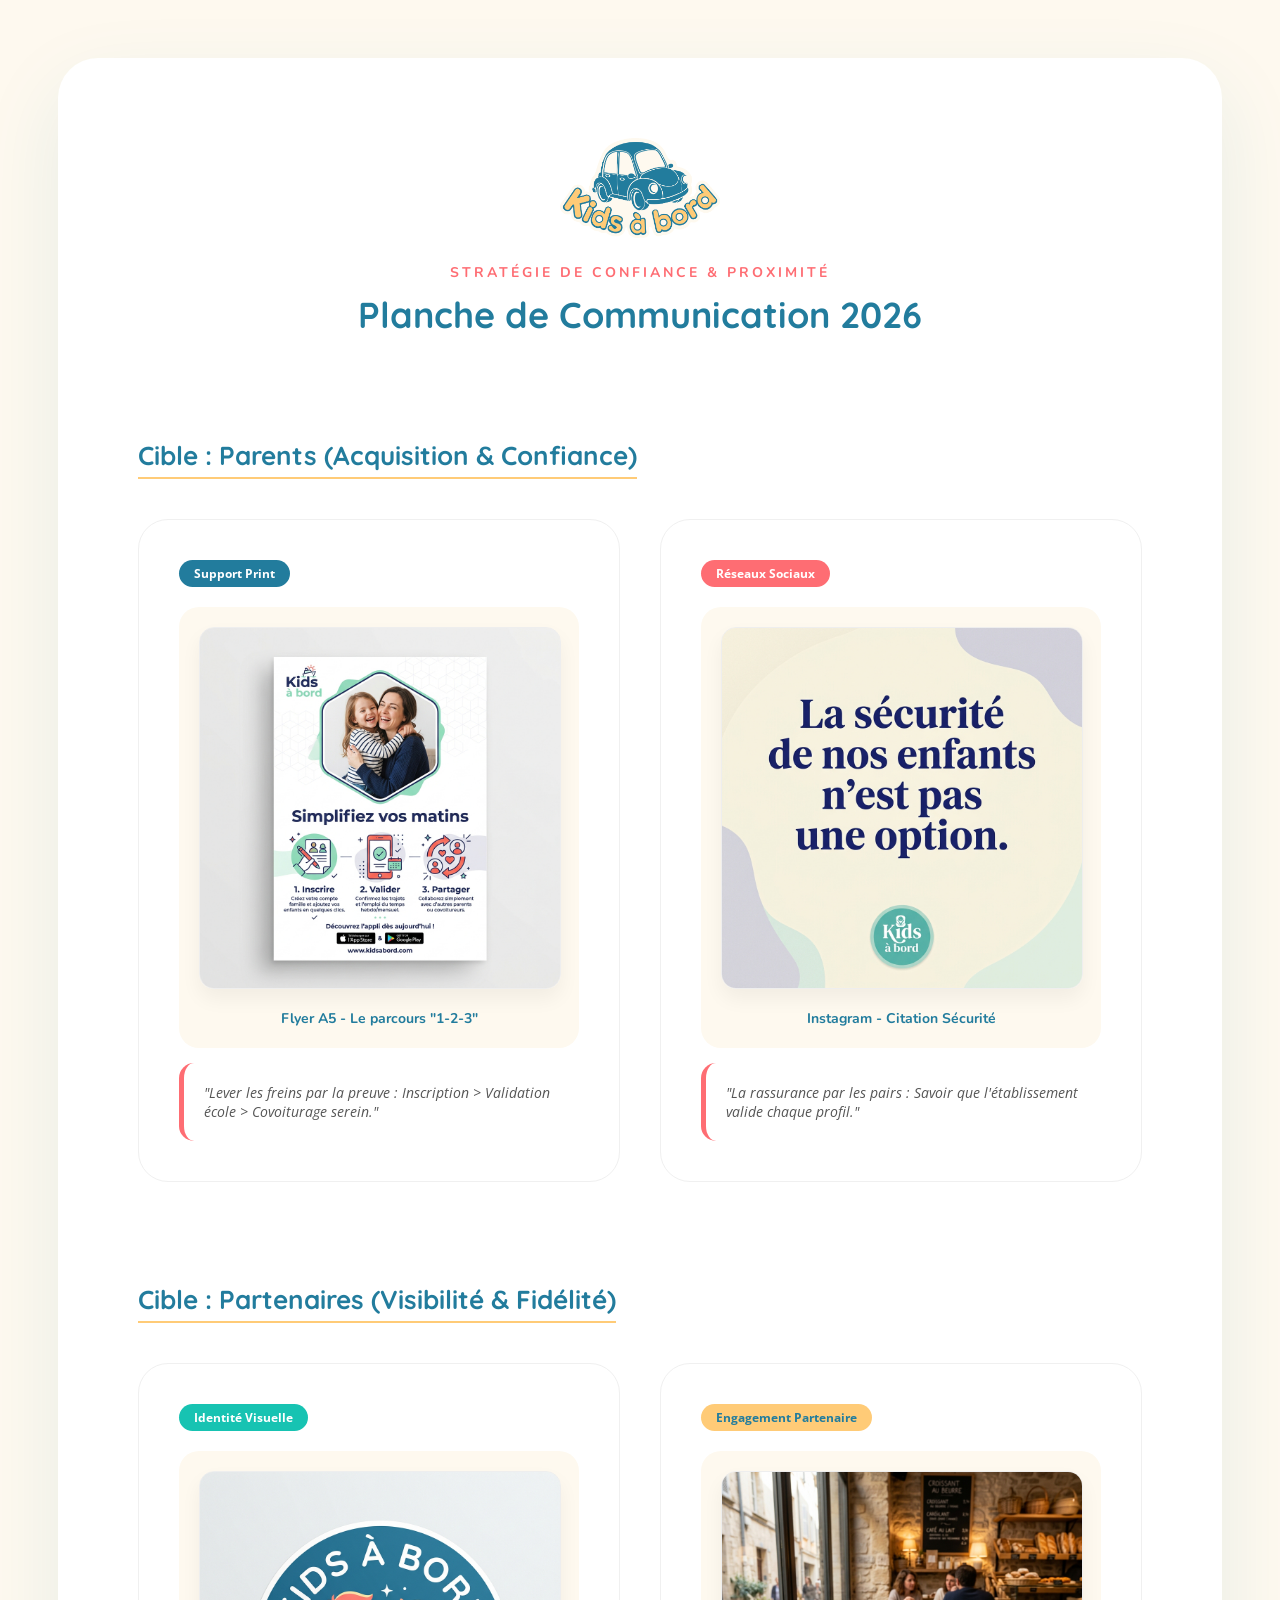
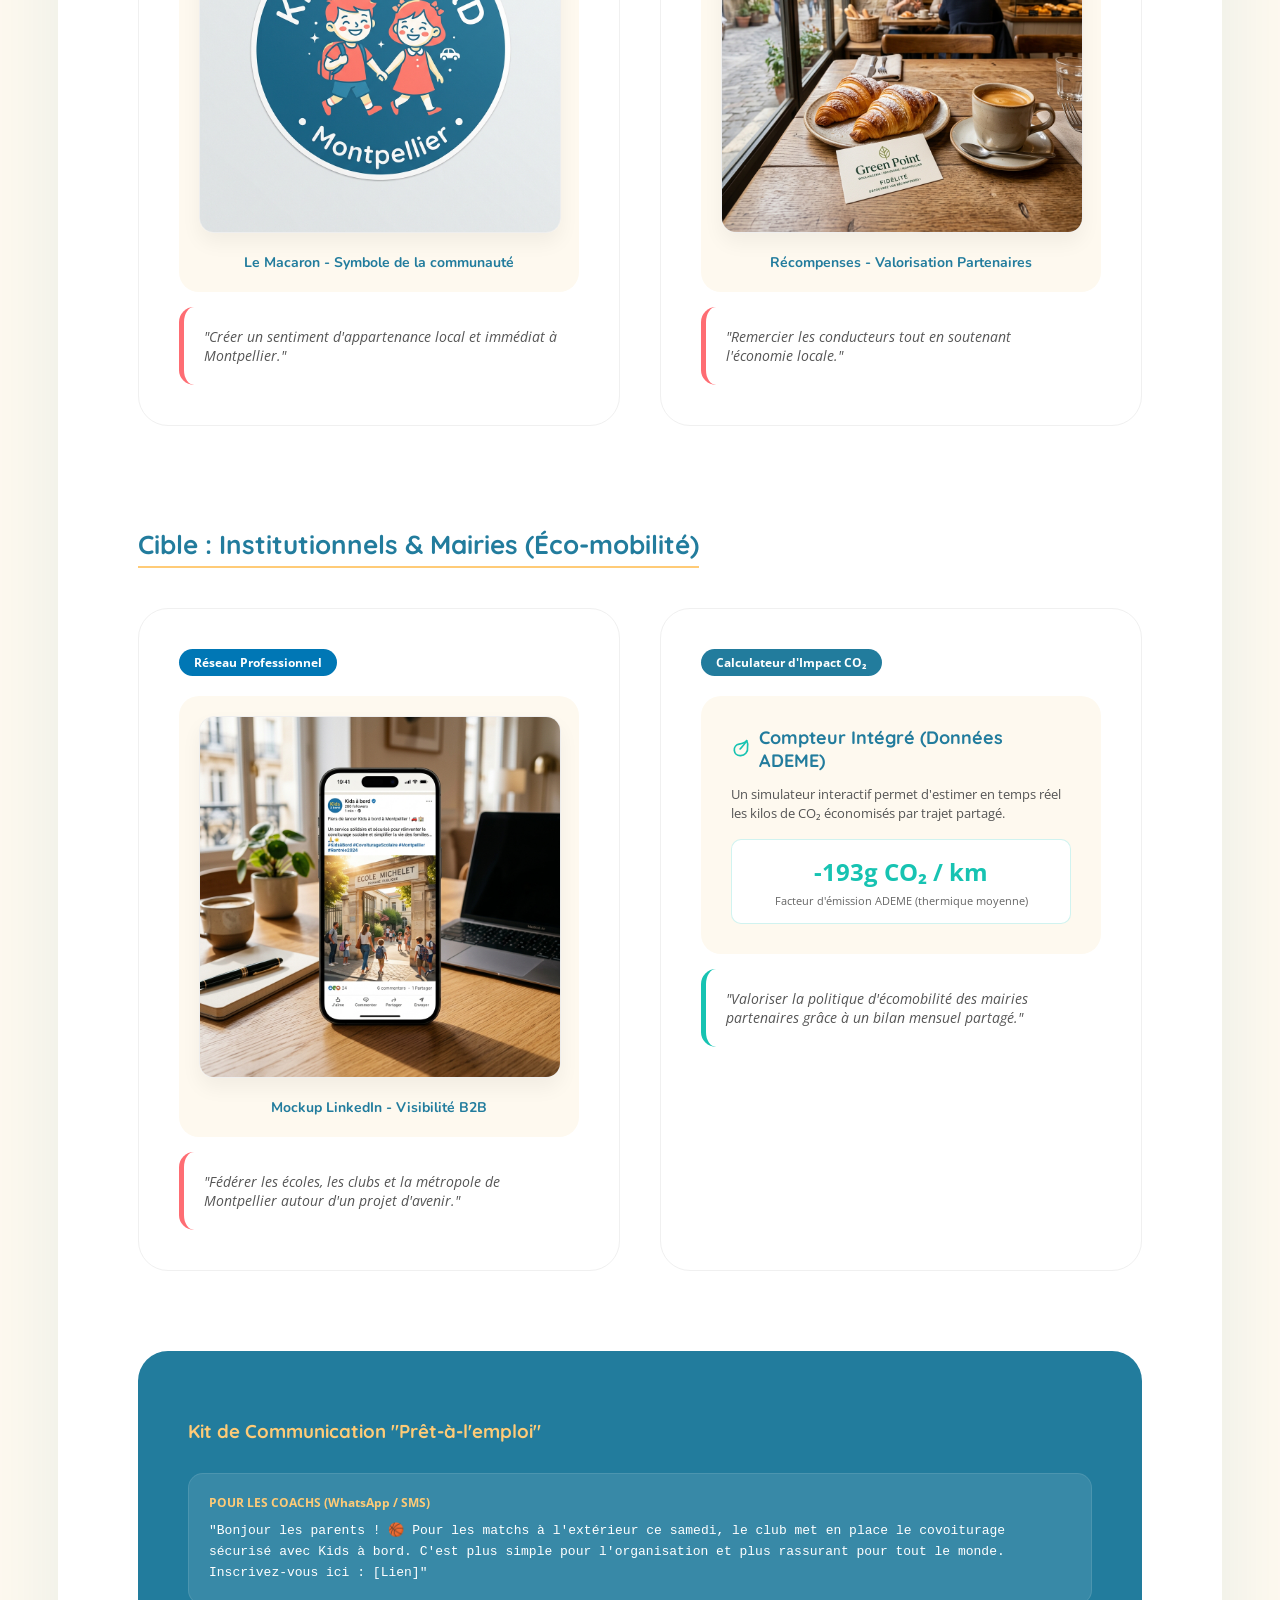
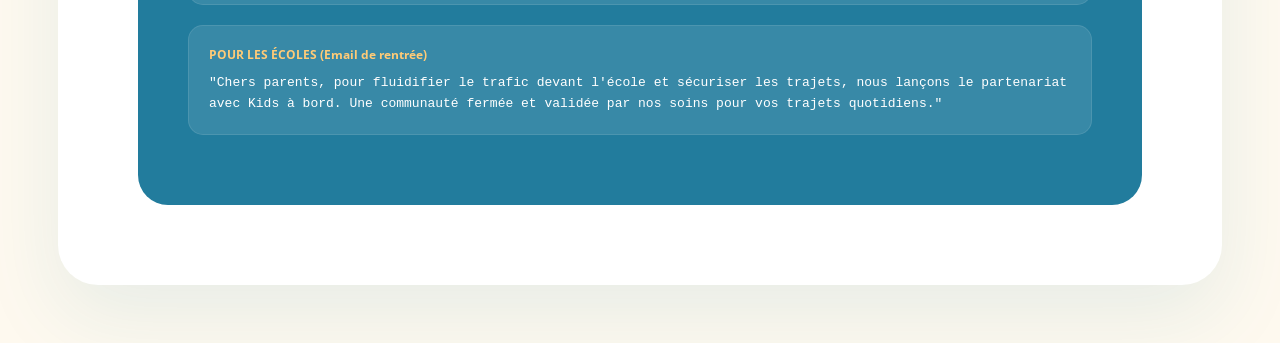
<file: marketing_canva.html>
<!DOCTYPE html>
<html lang="fr">

<head>
    <meta charset="UTF-8">
    <title>Planche Marketing Premium - Kids à bord</title>
    <link
        href="https://fonts.googleapis.com/css2?family=Quicksand:wght@700&family=Nunito:wght@400;700&family=Open+Sans:wght@400;600&display=swap"
        rel="stylesheet">
    <style>
        :root {
            --indigo: #227c9d;
            --creme: #fef9ef;
            --jaune: #ffcb77;
            --mint: #17c3b2;
            --corail: #fe6d73;
        }

        body {
            background-color: var(--creme);
            padding: 50px;
            font-family: 'Open Sans', sans-serif;
            color: #2c3e50;
        }

        .marketing-board {
            max-width: 1200px;
            margin: 0 auto;
            background: white;
            padding: 80px;
            border-radius: 40px;
            box-shadow: 0 30px 80px rgba(34, 124, 157, 0.1);
        }

        header {
            text-align: center;
            margin-bottom: 80px;
            position: relative;
        }

        .logo-main {
            height: 100px;
            margin-bottom: 20px;
        }

        h1 {
            font-family: 'Quicksand', sans-serif;
            color: var(--indigo);
            font-size: 36px;
            margin: 10px 0;
        }

        .strategy-intro {
            font-family: 'Nunito', sans-serif;
            color: var(--corail);
            font-weight: 700;
            text-transform: uppercase;
            letter-spacing: 3px;
            font-size: 14px;
        }

        .section {
            margin-bottom: 80px;
        }

        h2 {
            font-family: 'Quicksand', sans-serif;
            color: var(--indigo);
            font-size: 26px;
            margin-bottom: 40px;
            border-bottom: 2px solid var(--jaune);
            display: inline-block;
            padding-bottom: 5px;
        }

        /* Audience Grid */
        .audience-grid {
            display: grid;
            grid-template-columns: 1fr 1fr;
            gap: 40px;
        }

        .audience-card {
            padding: 40px;
            border-radius: 30px;
            background: #fff;
            border: 1px solid #f0f0f0;
            transition: 0.3s;
        }

        .audience-card:hover {
            transform: translateY(-5px);
            box-shadow: 0 15px 30px rgba(0, 0, 0, 0.05);
        }

        .audience-badge {
            display: inline-block;
            padding: 5px 15px;
            border-radius: 20px;
            font-size: 12px;
            font-weight: 700;
            margin-bottom: 20px;
            color: white;
        }

        /* Visual Showcase */
        .visual-item {
            background: var(--creme);
            padding: 20px;
            border-radius: 20px;
            text-align: center;
        }

        .visual-item img {
            width: 100%;
            border-radius: 15px;
            box-shadow: 0 10px 20px rgba(0, 0, 0, 0.05);
            border: 1px solid #eee;
            margin-bottom: 15px;
        }

        .visual-caption {
            font-family: 'Nunito', sans-serif;
            font-weight: 700;
            color: var(--indigo);
            font-size: 14px;
            display: block;
        }

        /* Message Box */
        .message-box {
            background: white;
            border-radius: 15px;
            padding: 20px;
            border-left: 5px solid var(--corail);
            margin-top: 15px;
            font-size: 14px;
            font-style: italic;
            color: #555;
        }

        /* Kit Section */
        .kit-container {
            background: var(--indigo);
            color: white;
            padding: 50px;
            border-radius: 30px;
            margin-top: 40px;
        }

        .kit-container h3 {
            font-family: 'Quicksand', sans-serif;
            color: var(--jaune);
            margin-bottom: 30px;
        }

        .kit-item {
            background: rgba(255, 255, 255, 0.1);
            padding: 20px;
            border-radius: 15px;
            margin-bottom: 20px;
            border: 1px solid rgba(255, 255, 255, 0.1);
        }

        .kit-label {
            color: var(--jaune);
            font-weight: 700;
            font-size: 12px;
            margin-bottom: 10px;
            display: block;
        }

        .kit-content {
            font-family: monospace;
            font-size: 13px;
            line-height: 1.6;
        }
    </style>
</head>

<body>
    <div class="marketing-board">
        <header>
            <img src="logo.png" alt="Logo Kids à bord" class="logo-main">
            <div class="strategy-intro">Stratégie de Confiance & Proximité</div>
            <h1>Planche de Communication 2026</h1>
        </header>

        <!-- Section 1: Cible Parents -->
        <div class="section">
            <h2>Cible : Parents (Acquisition & Confiance)</h2>
            <div class="audience-grid">
                <div class="audience-card">
                    <span class="audience-badge" style="background: var(--indigo);">Support Print</span>
                    <div class="visual-item">
                        <img src="design_flyer.png" alt="Flyer A5">
                        <span class="visual-caption">Flyer A5 - Le parcours "1-2-3"</span>
                    </div>
                    <div class="message-box">
                        "Lever les freins par la preuve : Inscription > Validation école > Covoiturage serein."
                    </div>
                </div>
                <div class="audience-card">
                    <span class="audience-badge" style="background: var(--corail);">Réseaux Sociaux</span>
                    <div class="visual-item">
                        <img src="design_insta.png" alt="Post Instagram">
                        <span class="visual-caption">Instagram - Citation Sécurité</span>
                    </div>
                    <div class="message-box">
                        "La rassurance par les pairs : Savoir que l'établissement valide chaque profil."
                    </div>
                </div>
            </div>
        </div>

        <!-- Section 2: Cible Partenaires -->
        <div class="section">
            <h2>Cible : Partenaires (Visibilité & Fidélité)</h2>
            <div class="audience-grid">
                <div class="audience-card">
                    <span class="audience-badge" style="background: var(--mint);">Identité Visuelle</span>
                    <div class="visual-item">
                        <img src="macaron_rond_premium.png" alt="Macaron Voiture">
                        <span class="visual-caption">Le Macaron - Symbole de la communauté</span>
                    </div>
                    <div class="message-box">
                        "Créer un sentiment d'appartenance local et immédiat à Montpellier."
                    </div>
                </div>
                <div class="audience-card">
                    <span class="audience-badge" style="background: var(--jaune); color: var(--indigo);">Engagement
                        Partenaire</span>
                    <div class="visual-item">
                        <img src="design_rewards.png" alt="Visuel Récompenses">
                        <span class="visual-caption">Récompenses - Valorisation Partenaires</span>
                    </div>
                    <div class="message-box">
                        "Remercier les conducteurs tout en soutenant l'économie locale."
                    </div>
                </div>
            </div>
        </div>

        <!-- Section 3: Cible Institutionnels & Mairies -->
        <div class="section">
            <h2>Cible : Institutionnels & Mairies (Éco-mobilité)</h2>
            <div class="audience-grid">
                <div class="audience-card">
                    <span class="audience-badge" style="background: #0077b5;">Réseau Professionnel</span>
                    <div class="visual-item">
                        <img src="linkedin_post_mockup.png" alt="Mockup Post LinkedIn"
                            style="width: 100%; border-radius: 15px; box-shadow: 0 10px 20px rgba(0,0,0,0.05); border: 1px solid #eee;">
                        <span class="visual-caption">Mockup LinkedIn - Visibilité B2B</span>
                    </div>
                    <div class="message-box">
                        "Fédérer les écoles, les clubs et la métropole de Montpellier autour d'un projet d'avenir."
                    </div>
                </div>
                <div class="audience-card">
                    <span class="audience-badge" style="background: var(--indigo);">Calculateur d'Impact CO₂</span>
                    <div class="visual-item"
                        style="background: var(--creme); padding: 30px; border-radius: 20px; text-align: left;">
                        <h4
                            style="font-family: 'Quicksand', sans-serif; color: var(--indigo); font-size: 18px; margin-top: 0; margin-bottom: 10px; display: flex; align-items: center; gap: 8px;">
                            <svg width="20" height="20" viewBox="0 0 24 24" fill="none" stroke="var(--mint)"
                                stroke-width="2" stroke-linecap="round" stroke-linejoin="round">
                                <path
                                    d="M11 20A7 7 0 0 1 9.8 6.1C15.5 5 17 4.48 19 2c1 2 2 3.5 1 8a8.5 8.5 0 0 1-9 10z">
                                </path>
                                <path d="M19 2c-2.26 4.33-5.27 7.14-8 10"></path>
                            </svg>
                            Compteur Intégré (Données ADEME)
                        </h4>
                        <p style="font-size: 13px; color: #555; line-height: 1.5; margin-bottom: 15px;">
                            Un simulateur interactif permet d'estimer en temps réel les kilos de CO₂ économisés par
                            trajet partagé.
                        </p>
                        <div
                            style="background: white; padding: 15px; border-radius: 10px; text-align: center; border: 1px solid rgba(23, 195, 178, 0.2); font-weight: 700; color: var(--mint); font-size: 24px;">
                            -193g CO₂ / km
                            <div style="font-size: 11px; color: #666; font-weight: 400; margin-top: 5px;">Facteur
                                d'émission ADEME (thermique moyenne)</div>
                        </div>
                    </div>
                    <div class="message-box" style="border-left-color: var(--mint);">
                        "Valoriser la politique d'écomobilité des mairies partenaires grâce à un bilan mensuel partagé."
                    </div>
                </div>
            </div>
        </div>

        <!-- Section 4: Le Kit de Communication -->
        <div class="kit-container">
            <h3>Kit de Communication "Prêt-à-l'emploi"</h3>
            <div class="kit-item">
                <span class="kit-label">POUR LES COACHS (WhatsApp / SMS)</span>
                <div class="kit-content">
                    "Bonjour les parents ! 🏀 Pour les matchs à l'extérieur ce samedi, le club met en place le
                    covoiturage sécurisé avec Kids à bord. C'est plus simple pour l'organisation et plus rassurant pour
                    tout le monde. Inscrivez-vous ici : [Lien]"
                </div>
            </div>
            <div class="kit-item">
                <span class="kit-label">POUR LES ÉCOLES (Email de rentrée)</span>
                <div class="kit-content">
                    "Chers parents, pour fluidifier le trafic devant l'école et sécuriser les trajets, nous lançons le
                    partenariat avec Kids à bord. Une communauté fermée et validée par nos soins pour vos trajets
                    quotidiens."
                </div>
            </div>
        </div>

    </div>
</body>

</html>
</file>
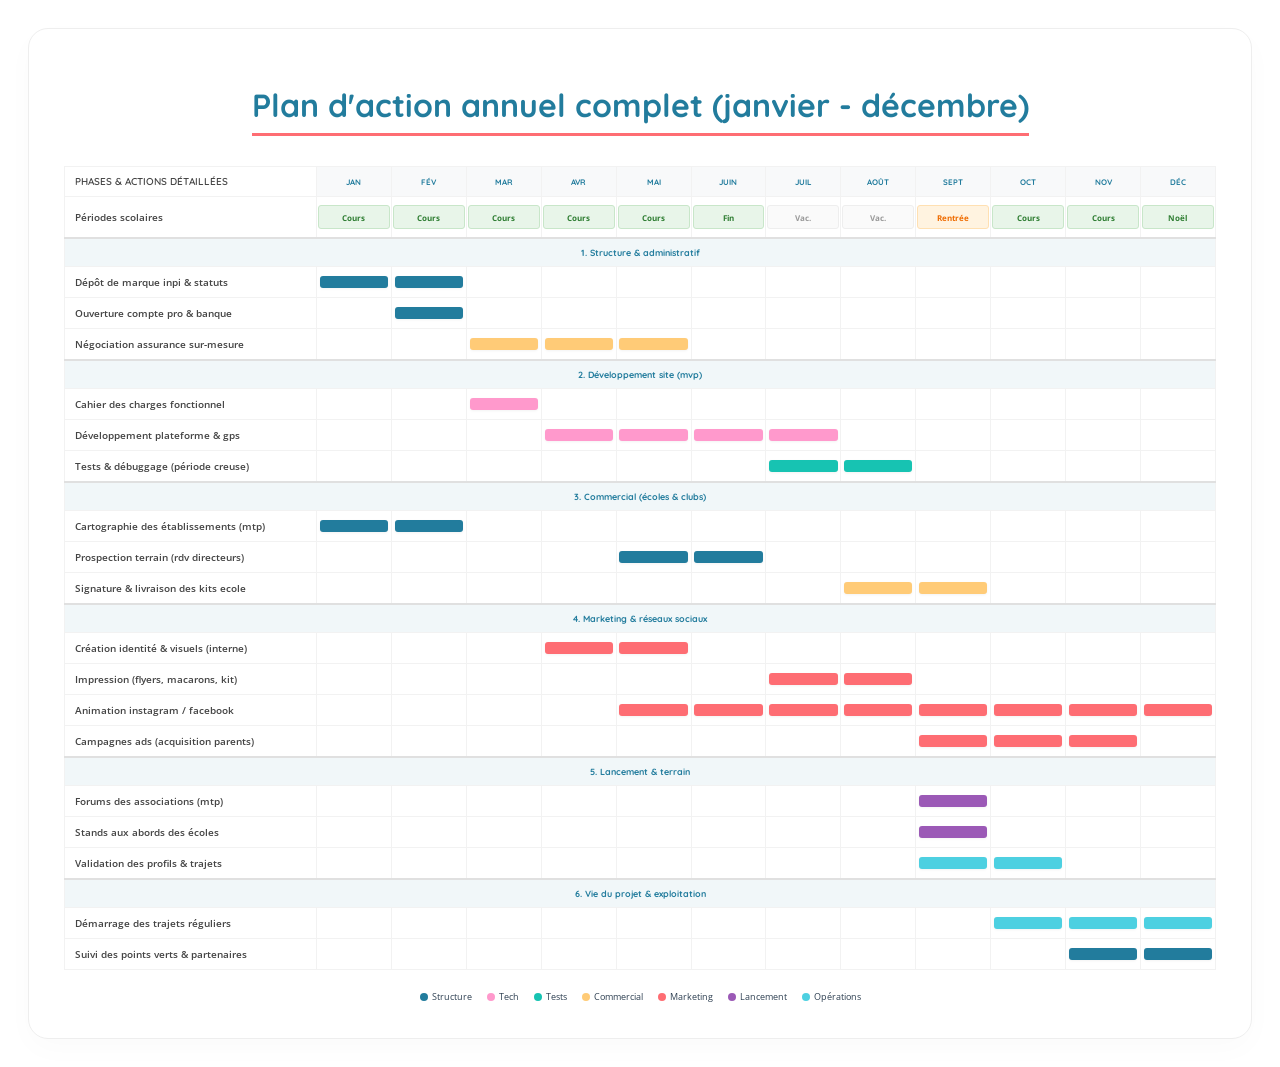
<file: retroplanning_canva.html>
<!DOCTYPE html>
<html lang="fr">
<head>
    <meta charset="UTF-8">
    <title>Rétroplanning complet - Kids à bord</title>
    <link href="https://fonts.googleapis.com/css2?family=Quicksand:wght@700&family=Open+Sans:wght@400;700&display=swap" rel="stylesheet">
    <style>
        body { background-color: white; padding: 20px; font-family: 'Open Sans', sans-serif; color: #2c3e50; }
        .capture-area { max-width: 1250px; margin: 0 auto; border: 1px solid #eee; padding: 35px; border-radius: 20px; box-shadow: 0 10px 30px rgba(0,0,0,0.02); }
        h1 { font-family: 'Quicksand', sans-serif; color: #227c9d; text-align: center; margin-bottom: 20px; border-bottom: 3px solid #fe6d73; display: inline-block; padding-bottom: 8px; text-transform: none; }
        
        table { width: 100%; border-collapse: collapse; table-layout: fixed; margin-top: 10px; }
        th, td { border: 1px solid #f2f2f2; padding: 8px 1px; font-size: 9px; text-align: center; position: relative; }
        th { background-color: #f8f9fa; font-family: 'Quicksand', sans-serif; color: #227c9d; font-size: 8px; text-transform: uppercase; }
        
        .action-col { text-align: left; width: 240px; font-weight: 600; color: #444; background-color: #fff !important; padding-left: 10px; font-size: 10px; }
        .phase-row { background-color: #f1f7f9; text-align: left; font-weight: bold; color: #227c9d; font-family: 'Quicksand', sans-serif; font-size: 11px; padding-left: 12px; border-top: 2px solid #e0e0e0; }

        .school-cycle { height: 22px; font-weight: 700; font-size: 8px; display: flex; align-items: center; justify-content: center; border-radius: 3px; }
        .open { background-color: #e8f5e9; color: #2e7d32; border: 1px solid #c8e6c9; }
        .closed { background-color: #fafafa; color: #999; border: 1px solid #eee; }
        .peak { background-color: #fff3e0; color: #ef6c00; border: 1px solid #ffe0b2; }

        .bar { height: 12px; border-radius: 3px; margin: 0 auto; width: 95%; box-shadow: 0 1px 3px rgba(0,0,0,0.05); }
        .blue { background-color: #227c9d; }
        .pink { background-color: #ff99cc; }
        .orange { background-color: #ffcb77; }
        .mint { background-color: #17c3b2; }
        .coral { background-color: #fe6d73; }
        .purple { background-color: #9b59b6; }
        .cyan { background-color: #4dd0e1; }

        .legend { margin-top: 20px; display: flex; justify-content: center; gap: 15px; font-size: 9px; flex-wrap: wrap; }
        .legend-item { display: flex; align-items: center; gap: 4px; }
        .dot { width: 8px; height: 8px; border-radius: 50%; }
    </style>
</head>
<body>
    <div class="capture-area">
        <center><h1>Plan d'action annuel complet (janvier - décembre)</h1></center>
        
        <table>
            <thead>
                <tr>
                    <th class="action-col">Phases & actions détaillées</th>
                    <th>Jan</th><th>Fév</th><th>Mar</th><th>Avr</th><th>Mai</th><th>Juin</th><th>Juil</th><th>Août</th><th>Sept</th><th>Oct</th><th>Nov</th><th>Déc</th>
                </tr>
                <tr>
                    <td class="action-col">Périodes scolaires</td>
                    <td><div class="school-cycle open">Cours</div></td>
                    <td><div class="school-cycle open">Cours</div></td>
                    <td><div class="school-cycle open">Cours</div></td>
                    <td><div class="school-cycle open">Cours</div></td>
                    <td><div class="school-cycle open">Cours</div></td>
                    <td><div class="school-cycle open">Fin</div></td>
                    <td><div class="school-cycle closed">Vac.</div></td>
                    <td><div class="school-cycle closed">Vac.</div></td>
                    <td><div class="school-cycle peak">Rentrée</div></td>
                    <td><div class="school-cycle open">Cours</div></td>
                    <td><div class="school-cycle open">Cours</div></td>
                    <td><div class="school-cycle open">Noël</div></td>
                </tr>
            </thead>
            <tbody>
                <!-- Structure -->
                <tr class="phase-row"><td colspan="13">1. Structure & administratif</td></tr>
                <tr><td class="action-col">Dépôt de marque inpi & statuts</td><td><div class="bar blue"></div></td><td><div class="bar blue"></div></td><td></td><td></td><td></td><td></td><td></td><td></td><td></td><td></td><td></td><td></td></tr>
                <tr><td class="action-col">Ouverture compte pro & banque</td><td></td><td><div class="bar blue"></div></td><td></td><td></td><td></td><td></td><td></td><td></td><td></td><td></td><td></td><td></td></tr>
                <tr><td class="action-col">Négociation assurance sur-mesure</td><td></td><td></td><td><div class="bar orange"></div></td><td><div class="bar orange"></div></td><td><div class="bar orange"></div></td><td></td><td></td><td></td><td></td><td></td><td></td><td></td></tr>

                <!-- Site -->
                <tr class="phase-row"><td colspan="13">2. Développement site (mvp)</td></tr>
                <tr><td class="action-col">Cahier des charges fonctionnel</td><td></td><td></td><td><div class="bar pink"></div></td><td></td><td></td><td></td><td></td><td></td><td></td><td></td><td></td><td></td></tr>
                <tr><td class="action-col">Développement plateforme & gps</td><td></td><td></td><td></td><td><div class="bar pink"></div></td><td><div class="bar pink"></div></td><td><div class="bar pink"></div></td><td><div class="bar pink"></div></td><td></td><td></td><td></td><td></td><td></td></tr>
                <tr><td class="action-col">Tests & débuggage (période creuse)</td><td></td><td></td><td></td><td></td><td></td><td></td><td><div class="bar mint"></div></td><td><div class="bar mint"></div></td><td></td><td></td><td></td><td></td></tr>

                <!-- Commercial -->
                <tr class="phase-row"><td colspan="13">3. Commercial (écoles & clubs)</td></tr>
                <tr><td class="action-col">Cartographie des établissements (mtp)</td><td><div class="bar blue"></div></td><td><div class="bar blue"></div></td><td></td><td></td><td></td><td></td><td></td><td></td><td></td><td></td><td></td><td></td></tr>
                <tr><td class="action-col">Prospection terrain (rdv directeurs)</td><td></td><td></td><td></td><td></td><td><div class="bar blue"></div></td><td><div class="bar blue"></div></td><td></td><td></td><td></td><td></td><td></td><td></td></tr>
                <tr><td class="action-col">Signature & livraison des kits ecole</td><td></td><td></td><td></td><td></td><td></td><td></td><td></td><td><div class="bar orange"></div></td><td><div class="bar orange"></div></td><td></td><td></td><td></td></tr>

                <!-- Marketing -->
                <tr class="phase-row"><td colspan="13">4. Marketing & réseaux sociaux</td></tr>
                <tr><td class="action-col">Création identité & visuels (interne)</td><td></td><td></td><td></td><td><div class="bar coral"></div></td><td><div class="bar coral"></div></td><td></td><td></td><td></td><td></td><td></td><td></td><td></td></tr>
                <tr><td class="action-col">Impression (flyers, macarons, kit)</td><td></td><td></td><td></td><td></td><td></td><td></td><td><div class="bar coral"></div></td><td><div class="bar coral"></div></td><td></td><td></td><td></td><td></td></tr>
                <tr><td class="action-col">Animation instagram / facebook</td><td></td><td></td><td></td><td></td><td><div class="bar coral"></div></td><td><div class="bar coral"></div></td><td><div class="bar coral"></div></td><td><div class="bar coral"></div></td><td><div class="bar coral"></div></td><td><div class="bar coral"></div></td><td><div class="bar coral"></div></td><td><div class="bar coral"></div></td></tr>
                <tr><td class="action-col">Campagnes ads (acquisition parents)</td><td></td><td></td><td></td><td></td><td></td><td></td><td></td><td></td><td><div class="bar coral"></div></td><td><div class="bar coral"></div></td><td><div class="bar coral"></div></td><td></td></tr>

                <!-- Lancement -->
                <tr class="phase-row"><td colspan="13">5. Lancement & terrain</td></tr>
                <tr><td class="action-col">Forums des associations (mtp)</td><td></td><td></td><td></td><td></td><td></td><td></td><td></td><td></td><td><div class="bar purple"></div></td><td></td><td></td><td></td></tr>
                <tr><td class="action-col">Stands aux abords des écoles</td><td></td><td></td><td></td><td></td><td></td><td></td><td></td><td></td><td><div class="bar purple"></div></td><td></td><td></td><td></td></tr>
                <tr><td class="action-col">Validation des profils & trajets</td><td></td><td></td><td></td><td></td><td></td><td></td><td></td><td></td><td><div class="bar cyan"></div></td><td><div class="bar cyan"></div></td><td></td><td></td></tr>

                <!-- Vie du projet -->
                <tr class="phase-row"><td colspan="13">6. Vie du projet & exploitation</td></tr>
                <tr><td class="action-col">Démarrage des trajets réguliers</td><td></td><td></td><td></td><td></td><td></td><td></td><td></td><td></td><td></td><td><div class="bar cyan"></div></td><td><div class="bar cyan"></div></td><td><div class="bar cyan"></div></td></tr>
                <tr><td class="action-col">Suivi des points verts & partenaires</td><td></td><td></td><td></td><td></td><td></td><td></td><td></td><td></td><td></td><td></td><td><div class="bar blue"></div></td><td><div class="bar blue"></div></td></tr>
            </tbody>
        </table>

        <div class="legend">
            <div class="legend-item"><div class="dot blue"></div> Structure</div>
            <div class="legend-item"><div class="dot pink"></div> Tech</div>
            <div class="legend-item"><div class="dot mint"></div> Tests</div>
            <div class="legend-item"><div class="dot orange"></div> Commercial</div>
            <div class="legend-item"><div class="dot coral"></div> Marketing</div>
            <div class="legend-item"><div class="dot purple"></div> Lancement</div>
            <div class="legend-item"><div class="dot cyan"></div> Opérations</div>
        </div>
    </div>
</body>
</html>
</file>
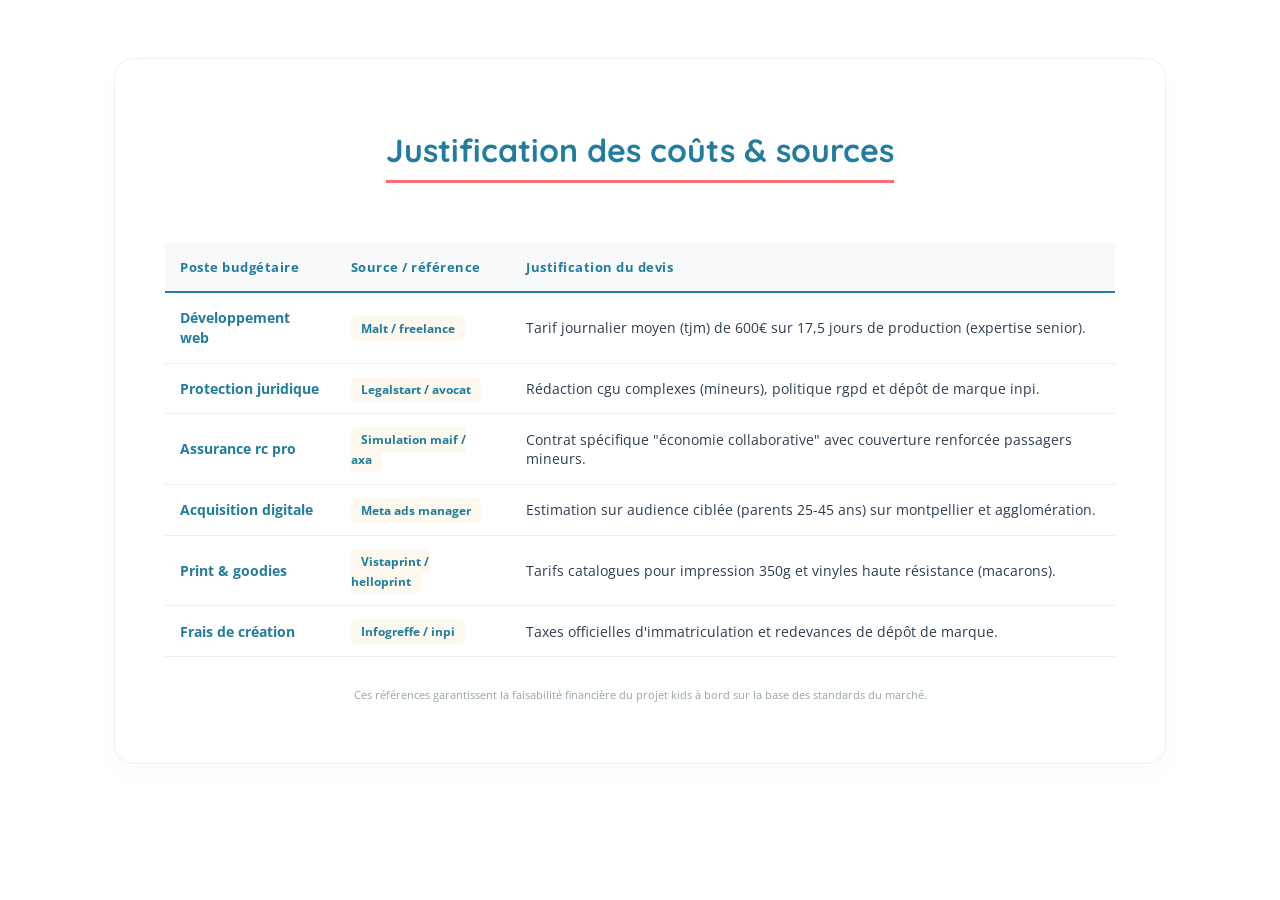
<file: sources_canva.html>
<!DOCTYPE html>
<html lang="fr">

<head>
    <meta charset="UTF-8">
    <title>Sources & références - Kids à bord</title>
    <link href="https://fonts.googleapis.com/css2?family=Quicksand:wght@700&family=Open+Sans:wght@400;700&display=swap"
        rel="stylesheet">
    <style>
        body {
            background-color: white;
            padding: 50px;
            font-family: 'Open Sans', sans-serif;
            color: #2c3e50;
        }

        .capture-area {
            max-width: 950px;
            margin: 0 auto;
            border: 1px solid #eee;
            padding: 50px;
            border-radius: 20px;
            box-shadow: 0 10px 30px rgba(0, 0, 0, 0.02);
        }

        h1 {
            font-family: 'Quicksand', sans-serif;
            color: #227c9d;
            text-align: center;
            margin-bottom: 40px;
            border-bottom: 3px solid #fe6d73;
            display: inline-block;
            padding-bottom: 10px;
            text-transform: none;
        }

        table {
            width: 100%;
            border-collapse: collapse;
            margin: 20px 0;
        }

        th {
            text-align: left;
            padding: 15px;
            background-color: #f8f9fa;
            border-bottom: 2px solid #227c9d;
            color: #227c9d;
            font-size: 13px;
            text-transform: none;
            letter-spacing: 0.5px;
        }

        td {
            padding: 15px;
            border-bottom: 1px solid #eee;
            font-size: 14px;
            line-height: 1.4;
            text-transform: none;
        }

        .source-tag {
            background: #fef9ef;
            padding: 4px 10px;
            border-radius: 5px;
            font-weight: bold;
            color: #227c9d;
            font-size: 12px;
        }

        .highlight {
            font-weight: 700;
            color: #227c9d;
        }
    </style>
</head>

<body>
    <div class="capture-area">
        <center>
            <h1>Justification des coûts & sources</h1>
        </center>

        <table>
            <thead>
                <tr>
                    <th>Poste budgétaire</th>
                    <th>Source / référence</th>
                    <th>Justification du devis</th>
                </tr>
            </thead>
            <tbody>
                <tr>
                    <td class="highlight">Développement web</td>
                    <td><span class="source-tag">Malt / freelance</span></td>
                    <td>Tarif journalier moyen (tjm) de 600€ sur 17,5 jours de production (expertise senior).</td>
                </tr>
                <tr>
                    <td class="highlight">Protection juridique</td>
                    <td><span class="source-tag">Legalstart / avocat</span></td>
                    <td>Rédaction cgu complexes (mineurs), politique rgpd et dépôt de marque inpi.</td>
                </tr>
                <tr>
                    <td class="highlight">Assurance rc pro</td>
                    <td><span class="source-tag">Simulation maif / axa</span></td>
                    <td>Contrat spécifique "économie collaborative" avec couverture renforcée passagers mineurs.</td>
                </tr>
                <tr>
                    <td class="highlight">Acquisition digitale</td>
                    <td><span class="source-tag">Meta ads manager</span></td>
                    <td>Estimation sur audience ciblée (parents 25-45 ans) sur montpellier et agglomération.</td>
                </tr>
                <tr>
                    <td class="highlight">Print & goodies</td>
                    <td><span class="source-tag">Vistaprint / helloprint</span></td>
                    <td>Tarifs catalogues pour impression 350g et vinyles haute résistance (macarons).</td>
                </tr>
                <tr>
                    <td class="highlight">Frais de création</td>
                    <td><span class="source-tag">Infogreffe / inpi</span></td>
                    <td>Taxes officielles d'immatriculation et redevances de dépôt de marque.</td>
                </tr>
            </tbody>
        </table>

        <p style="text-align: center; font-size: 11px; color: #95a5a6; margin-top: 30px;">
            Ces références garantissent la faisabilité financière du projet kids à bord sur la base des standards du
            marché.
        </p>
    </div>
</body>

</html>
</file>
